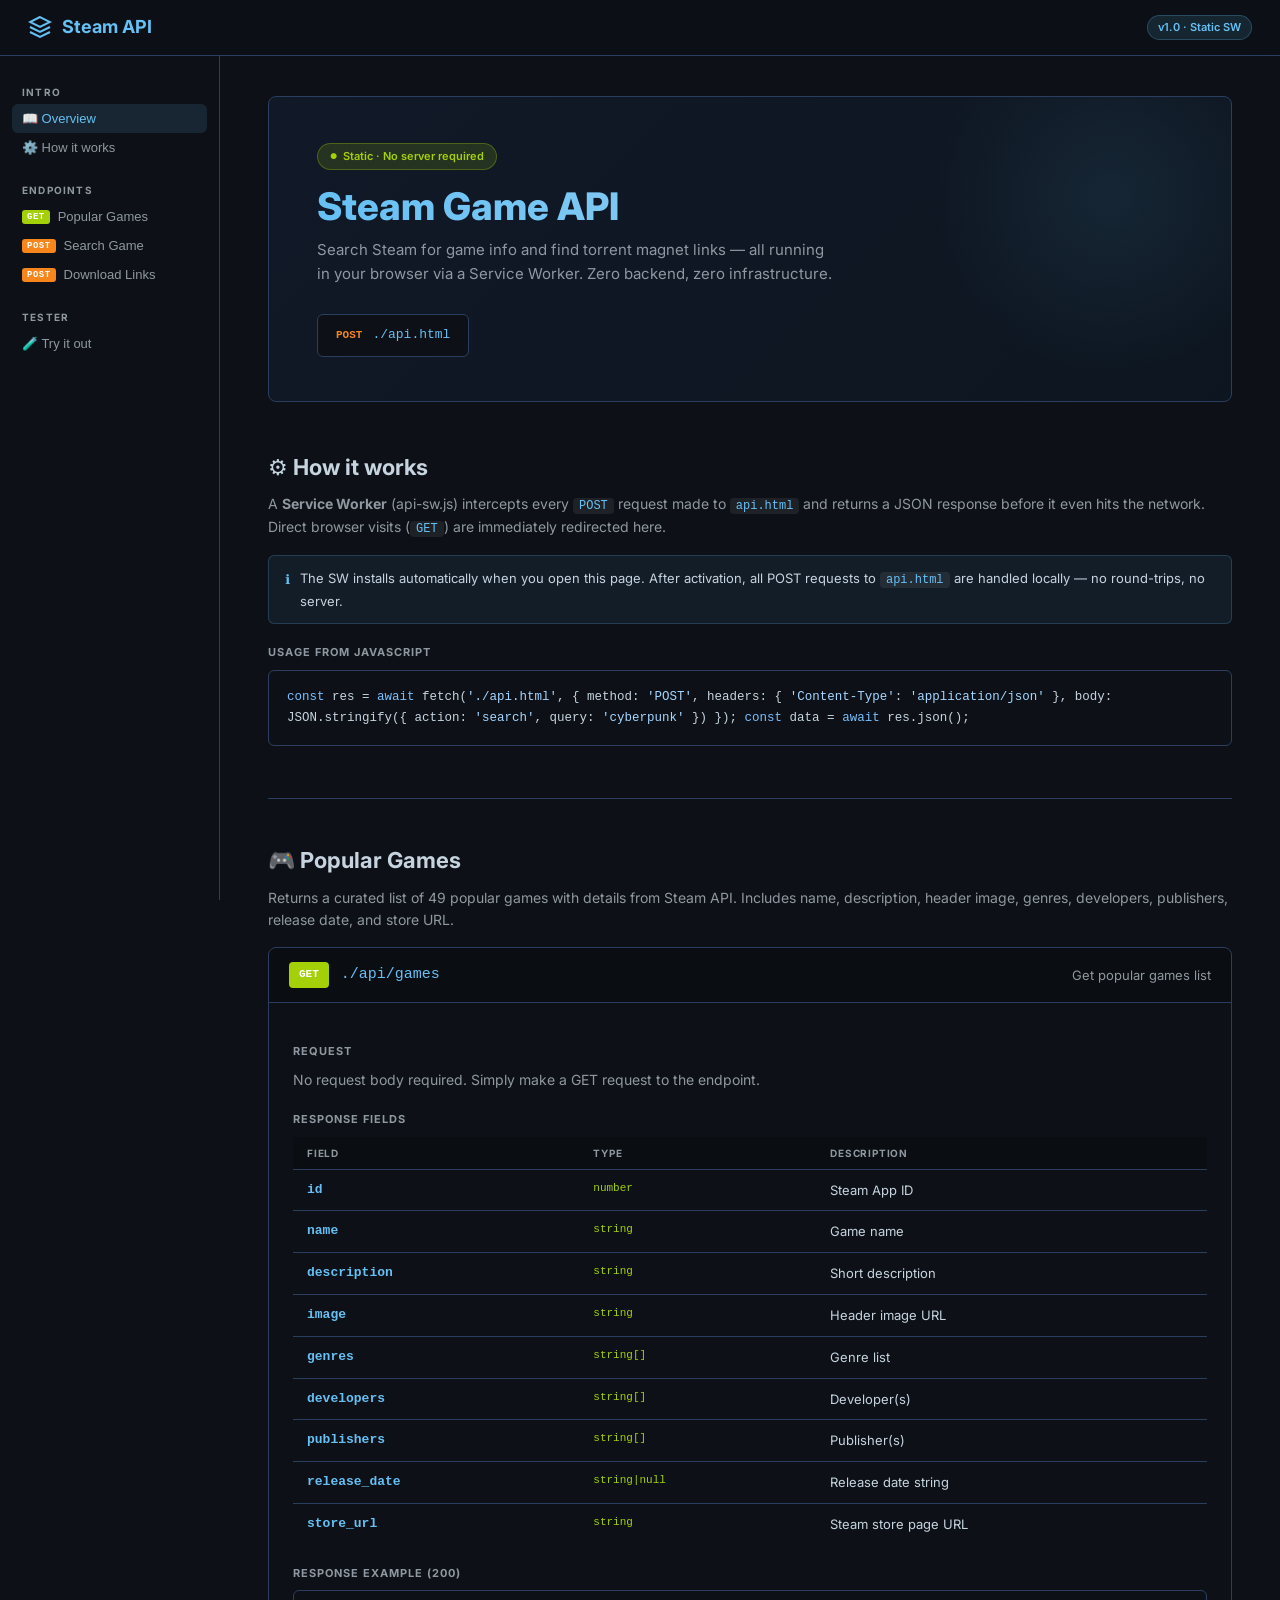
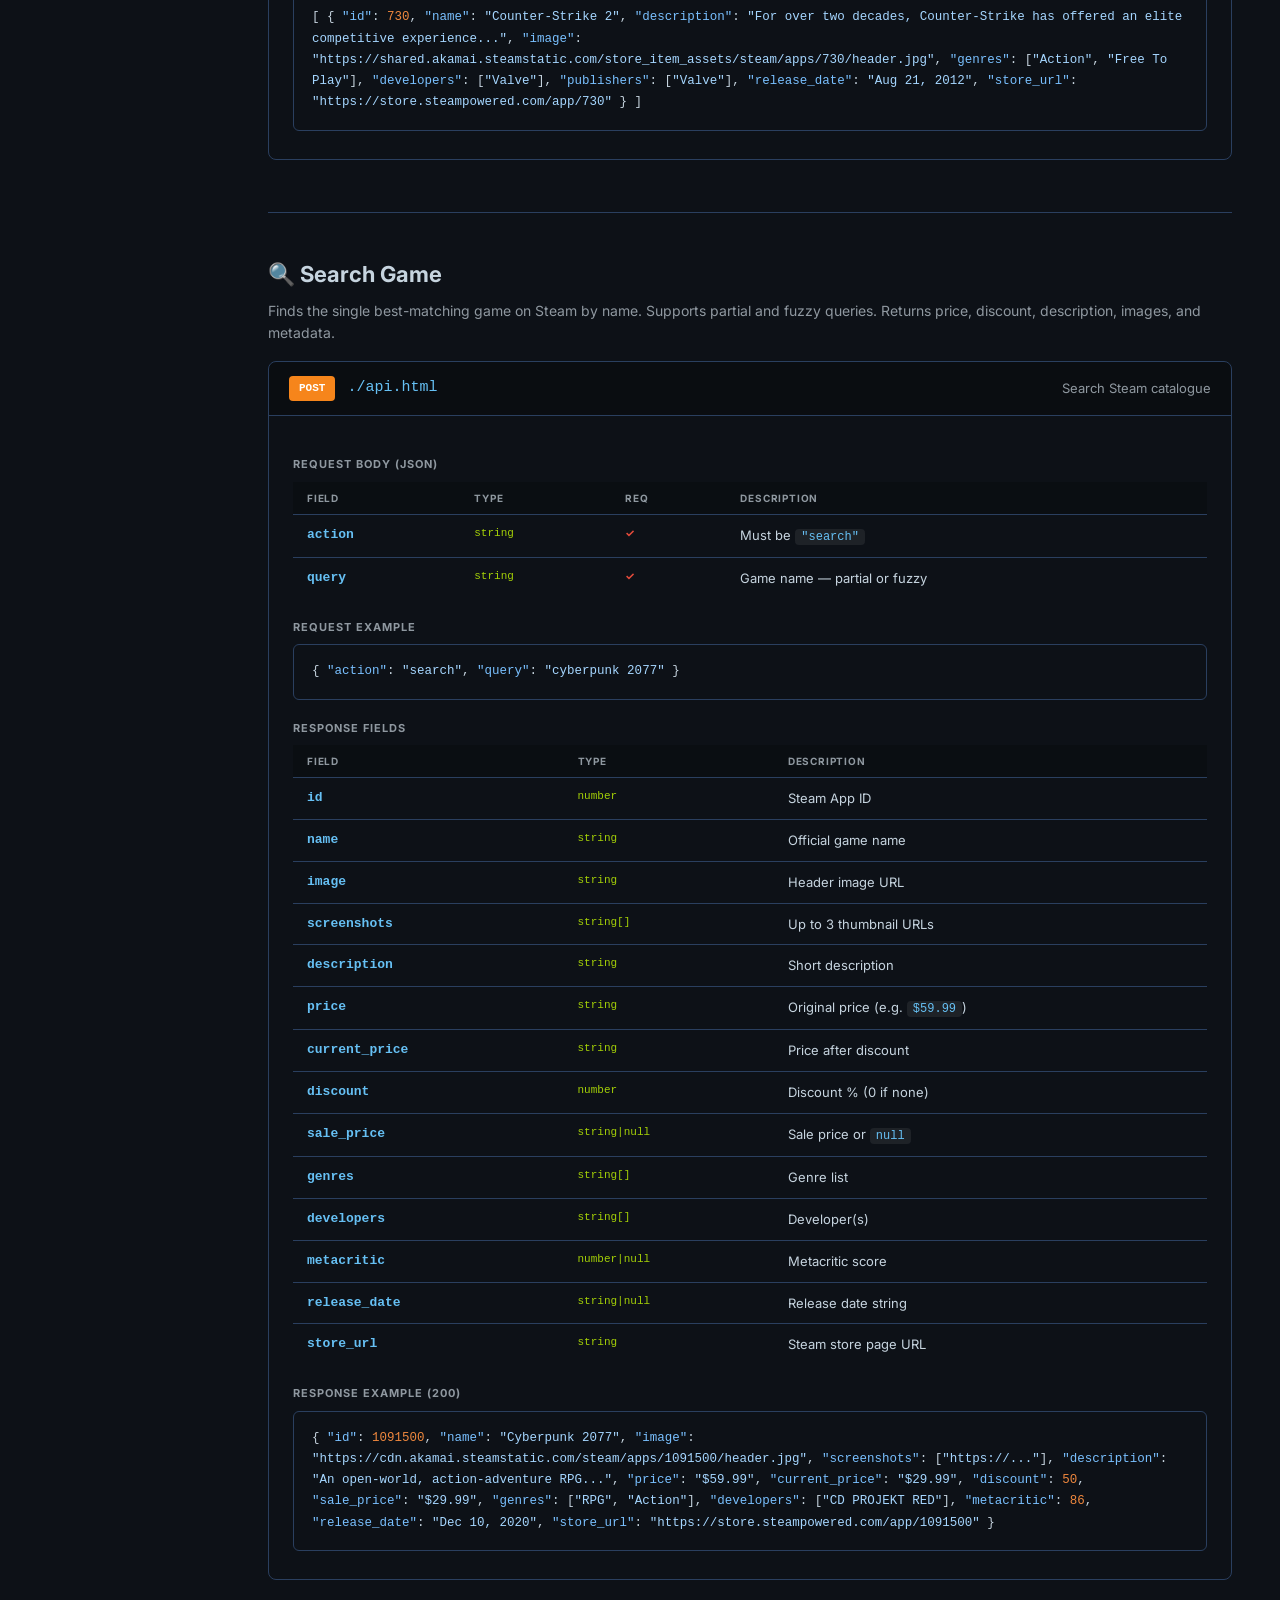
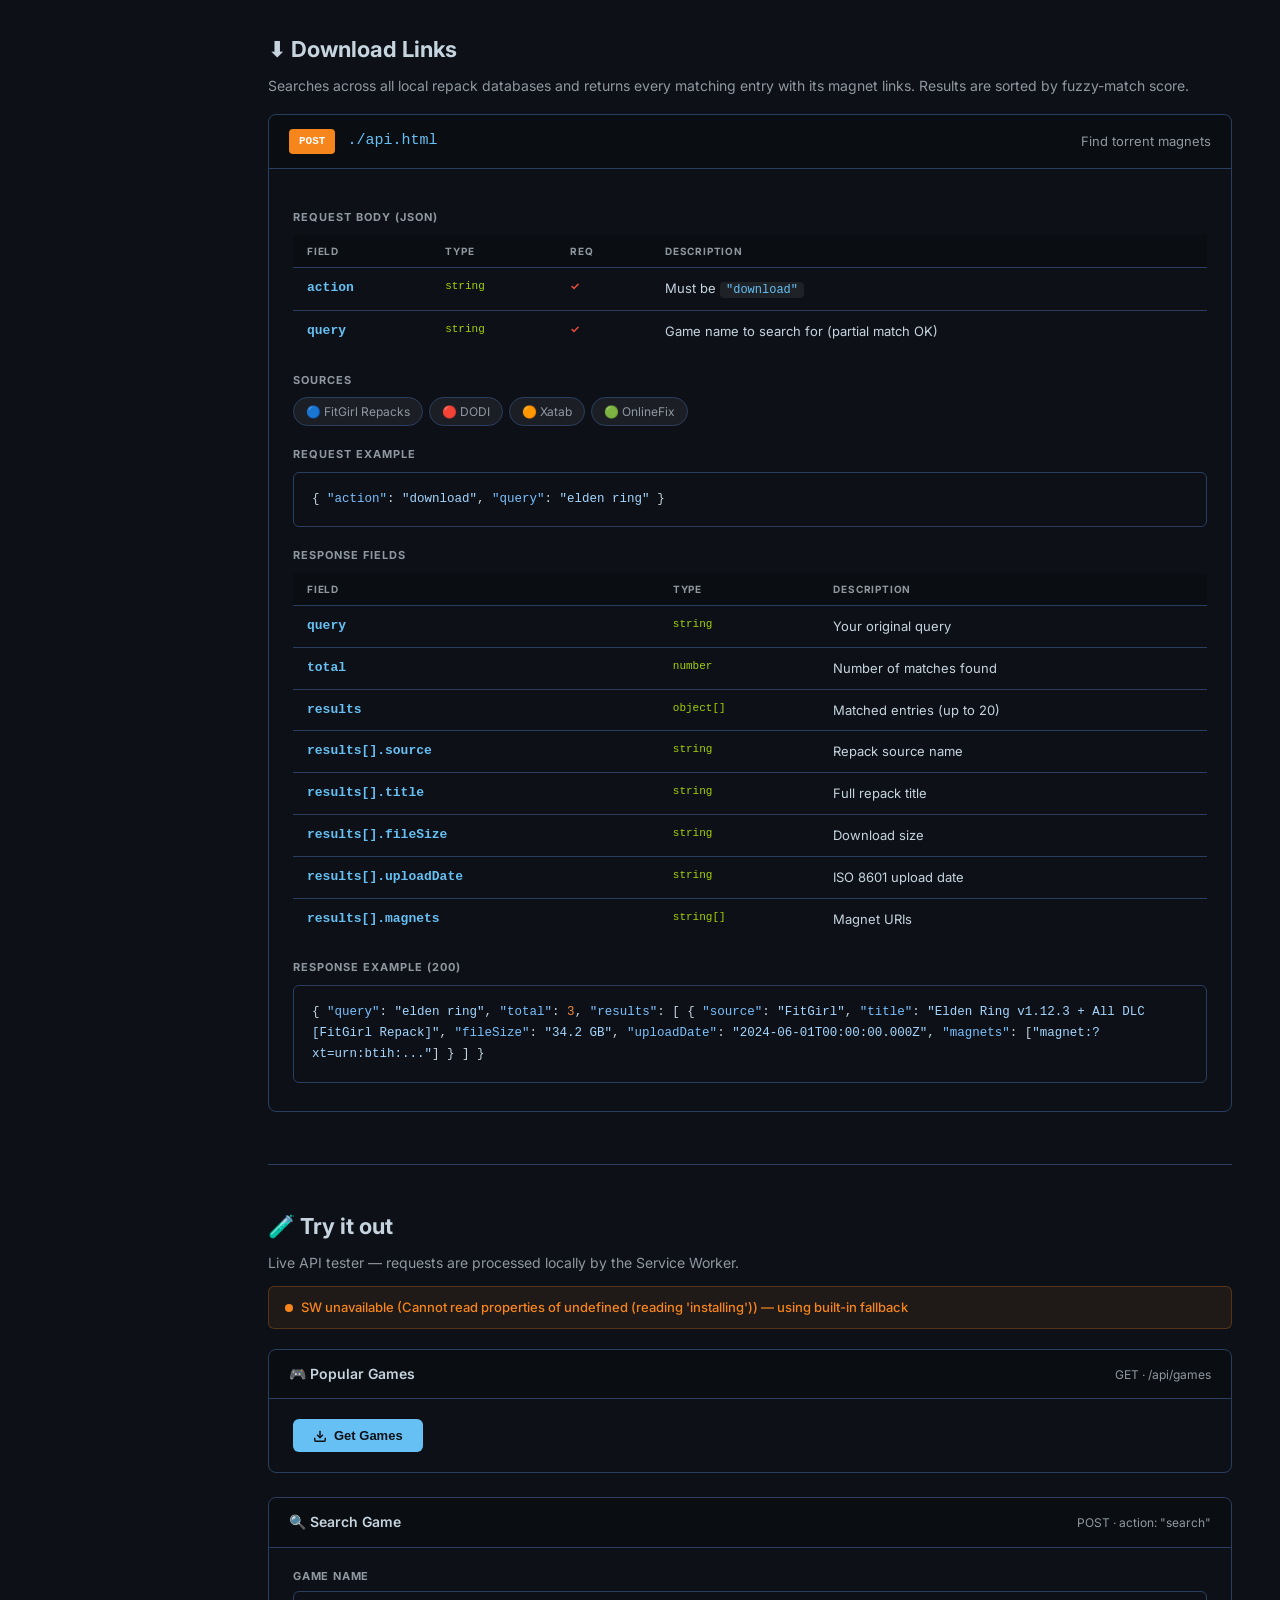
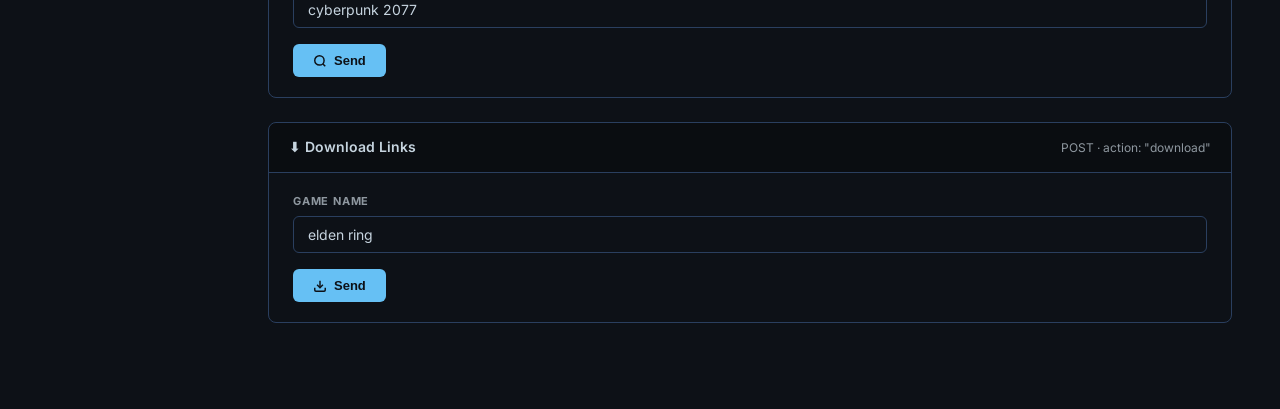
<file: backend/index.html>
<!DOCTYPE html>
<html lang="en">
<head>
  <meta charset="UTF-8">
  <meta name="viewport" content="width=device-width, initial-scale=1.0">
  <title>Steam API — Documentation</title>
  <link rel="preconnect" href="https://fonts.googleapis.com">
  <link href="https://fonts.googleapis.com/css2?family=Inter:wght@400;500;600;700;800&display=swap" rel="stylesheet">
  <style>
    :root {
      --bg:       #0d1117;
      --bg-nav:   #161b22;
      --bg-card:  #1a2332;
      --bg-code:  #0d1117;
      --border:   #2a3f5f;
      --accent:   #66c0f4;
      --accent2:  #4fa8db;
      --green:    #a4d007;
      --orange:   #f6851b;
      --red:      #e74c3c;
      --text:     #c6d4df;
      --muted:    #8f98a0;
      --r:        8px;
    }
    * { margin: 0; padding: 0; box-sizing: border-box; }
    html { scroll-behavior: smooth; }

    body {
      font-family: 'Inter', system-ui, sans-serif;
      background: var(--bg);
      color: var(--text);
      min-height: 100vh;
      line-height: 1.6;
    }

    /* ── Header ─────────────────────────────────────────────── */
    header {
      position: sticky; top: 0; z-index: 200;
      background: rgba(13,17,23,0.92);
      backdrop-filter: blur(10px);
      border-bottom: 1px solid var(--border);
      height: 56px;
      display: flex; align-items: center; justify-content: space-between;
      padding: 0 28px;
    }
    .logo {
      display: flex; align-items: center; gap: 10px;
      font-size: 18px; font-weight: 700; color: var(--accent);
      text-decoration: none;
    }
    .logo svg { width: 24px; height: 24px; }
    .header-right { display: flex; align-items: center; gap: 12px; }
    .version-tag {
      background: rgba(102,192,244,0.12);
      border: 1px solid rgba(102,192,244,0.25);
      color: var(--accent);
      padding: 3px 10px; border-radius: 20px; font-size: 11px; font-weight: 600;
    }

    /* ── Layout ─────────────────────────────────────────────── */
    .layout {
      display: flex;
      max-width: 1280px;
      margin: 0 auto;
    }

    /* ── Sidebar ─────────────────────────────────────────────── */
    .sidebar {
      width: 220px; flex-shrink: 0;
      padding: 28px 0;
      position: sticky; top: 56px;
      height: calc(100vh - 56px);
      overflow-y: auto;
      border-right: 1px solid var(--border);
    }
    .sb-group { padding: 0 12px; margin-bottom: 20px; }
    .sb-label {
      font-size: 10px; font-weight: 700; text-transform: uppercase;
      letter-spacing: 1.2px; color: var(--muted);
      padding: 0 10px; margin-bottom: 4px;
    }
    .sb-link {
      display: flex; align-items: center; gap: 8px;
      padding: 7px 10px; border-radius: 6px;
      color: var(--muted); font-size: 13px; font-weight: 500;
      cursor: pointer; text-decoration: none; transition: all .15s;
      border: none; background: none; width: 100%; text-align: left;
    }
    .sb-link:hover { background: rgba(102,192,244,0.08); color: var(--text); }
    .sb-link.active { background: rgba(102,192,244,0.12); color: var(--accent); }
    .method-pill {
      font-size: 9px; font-weight: 800; padding: 2px 5px;
      border-radius: 3px; background: var(--orange); color: #fff;
      font-family: monospace; letter-spacing: .5px;
    }

    /* ── Main ────────────────────────────────────────────────── */
    .main {
      flex: 1; min-width: 0;
      padding: 40px 48px;
    }

    /* ── Hero ────────────────────────────────────────────────── */
    .hero {
      background: linear-gradient(135deg, #111827 0%, #0d1620 100%);
      border: 1px solid var(--border);
      border-radius: var(--r);
      padding: 44px 48px;
      margin-bottom: 48px;
      position: relative; overflow: hidden;
    }
    .hero::after {
      content: '';
      position: absolute; top: -80px; right: -60px;
      width: 360px; height: 360px;
      background: radial-gradient(circle, rgba(102,192,244,.09) 0%, transparent 70%);
      pointer-events: none;
    }
    .hero-badge {
      display: inline-flex; align-items: center; gap: 6px;
      background: rgba(164,208,7,.15); border: 1px solid rgba(164,208,7,.3);
      color: var(--green); padding: 4px 12px; border-radius: 20px;
      font-size: 11px; font-weight: 600; margin-bottom: 16px;
    }
    .hero-badge::before { content: '●'; font-size: 8px; }
    .hero-title {
      font-size: 38px; font-weight: 800; line-height: 1.1;
      background: linear-gradient(90deg, var(--accent) 0%, #a8d8f0 100%);
      -webkit-background-clip: text; -webkit-text-fill-color: transparent;
      margin-bottom: 10px;
    }
    .hero-sub {
      color: var(--muted); font-size: 15px; max-width: 520px; margin-bottom: 28px;
    }
    .base-url-box {
      display: inline-flex; align-items: center; gap: 10px;
      background: var(--bg-code); border: 1px solid var(--border);
      border-radius: 6px; padding: 10px 18px; font-family: monospace; font-size: 13px;
    }
    .base-url-box .lbl { color: var(--orange); font-weight: 700; font-size: 11px; }
    .base-url-box .url { color: var(--accent); }

    /* ── Section ─────────────────────────────────────────────── */
    .section { margin-bottom: 52px; }
    h2 {
      font-size: 22px; font-weight: 700; margin-bottom: 8px;
      display: flex; align-items: center; gap: 10px; color: var(--text);
    }
    h3 {
      font-size: 11px; font-weight: 700; text-transform: uppercase;
      letter-spacing: 1px; color: var(--muted); margin-bottom: 8px; margin-top: 20px;
    }
    p { color: var(--muted); margin-bottom: 12px; font-size: 14px; }
    hr { border: none; border-top: 1px solid var(--border); margin: 44px 0; }

    /* ── Info box ────────────────────────────────────────────── */
    .info-box {
      display: flex; align-items: flex-start; gap: 10px;
      background: rgba(102,192,244,.07); border: 1px solid rgba(102,192,244,.2);
      border-radius: 6px; padding: 12px 16px; font-size: 13px; color: var(--text);
      margin: 16px 0;
    }
    .info-box .icon { color: var(--accent); flex-shrink: 0; margin-top: 1px; }

    /* ── Endpoint card ───────────────────────────────────────── */
    .endpoint {
      border: 1px solid var(--border); border-radius: var(--r);
      overflow: hidden; margin-top: 16px;
    }
    .ep-head {
      display: flex; align-items: center; gap: 12px;
      padding: 14px 20px; background: rgba(0,0,0,.25);
      border-bottom: 1px solid var(--border);
    }
    .ep-method {
      font-size: 11px; font-weight: 800; padding: 4px 10px; border-radius: 4px;
      background: var(--orange); color: #fff; font-family: monospace;
    }
    .ep-path { font-family: monospace; font-size: 15px; color: var(--accent); }
    .ep-tagline { color: var(--muted); font-size: 13px; margin-left: auto; }
    .ep-body { padding: 20px 24px; }

    /* ── Table ───────────────────────────────────────────────── */
    table { width: 100%; border-collapse: collapse; font-size: 13px; }
    th {
      text-align: left; padding: 8px 14px;
      background: rgba(0,0,0,.2); color: var(--muted);
      font-size: 10px; font-weight: 700; text-transform: uppercase; letter-spacing: .8px;
    }
    td { padding: 10px 14px; border-top: 1px solid var(--border); vertical-align: top; }
    .td-name { font-family: monospace; color: var(--accent); font-weight: 600; }
    .td-type { font-family: monospace; color: var(--green); font-size: 11px; }
    .td-req  { color: var(--red); font-size: 11px; font-weight: 700; }
    code {
      background: rgba(255,255,255,.07); padding: 1px 6px; border-radius: 4px;
      font-family: monospace; font-size: 12px; color: var(--accent);
    }

    /* ── Code block ──────────────────────────────────────────── */
    .cb {
      background: var(--bg-code); border: 1px solid var(--border);
      border-radius: 6px; padding: 16px 18px; font-family: monospace;
      font-size: 12.5px; line-height: 1.7; overflow-x: auto;
      margin: 8px 0;
    }
    .jk { color: #79c0ff; }
    .js { color: #a5d6ff; }
    .jn { color: #f0883e; }
    .jb { color: #ff7b72; }
    .jnu { color: #8b949e; }

    /* ── Tags ────────────────────────────────────────────────── */
    .tags { display: flex; flex-wrap: wrap; gap: 6px; margin: 8px 0; }
    .tag {
      background: rgba(255,255,255,.06); border: 1px solid var(--border);
      padding: 4px 12px; border-radius: 20px; font-size: 12px; color: var(--muted);
    }

    /* ── Tester ──────────────────────────────────────────────── */
    .tester {
      border: 1px solid var(--border); border-radius: var(--r);
      overflow: hidden; margin-bottom: 24px;
    }
    .tester-head {
      display: flex; align-items: center; justify-content: space-between;
      padding: 13px 20px; background: rgba(0,0,0,.25);
      border-bottom: 1px solid var(--border);
    }
    .tester-title { font-size: 14px; font-weight: 600; }
    .tester-meta  { font-size: 12px; color: var(--muted); }
    .tester-body  { padding: 20px 24px; }

    .form-group { margin-bottom: 16px; }
    .form-label {
      display: block; font-size: 11px; font-weight: 700; text-transform: uppercase;
      letter-spacing: .8px; color: var(--muted); margin-bottom: 6px;
    }
    .form-input {
      width: 100%; background: var(--bg-code); border: 1px solid var(--border);
      border-radius: 6px; padding: 9px 14px; color: var(--text);
      font-size: 14px; font-family: inherit; transition: border-color .15s;
    }
    .form-input:focus { outline: none; border-color: var(--accent); }
    .form-input::placeholder { color: var(--muted); }

    .btn {
      display: inline-flex; align-items: center; gap: 7px;
      padding: 9px 20px; border-radius: 6px; border: none;
      font-size: 13px; font-weight: 600; cursor: pointer; transition: all .15s;
    }
    .btn-primary { background: var(--accent); color: #0d1117; }
    .btn-primary:hover { background: var(--accent2); }
    .btn-primary:disabled { background: var(--border); color: var(--muted); cursor: not-allowed; }

    /* ── SW status ───────────────────────────────────────────── */
    .sw-bar {
      display: flex; align-items: center; gap: 8px;
      padding: 10px 16px; border-radius: 6px; font-size: 13px; font-weight: 500;
      margin-bottom: 20px;
    }
    .sw-bar.loading { background: rgba(102,192,244,.08); border: 1px solid rgba(102,192,244,.2); color: var(--accent); }
    .sw-bar.ready   { background: rgba(164,208,7,.08);  border: 1px solid rgba(164,208,7,.25);  color: var(--green); }
    .sw-bar.error   { background: rgba(231,76,60,.08);  border: 1px solid rgba(231,76,60,.25);  color: var(--red);   }
    .sw-bar.warn    { background: rgba(246,133,27,.08); border: 1px solid rgba(246,133,27,.25); color: var(--orange); }
    .dot { width: 8px; height: 8px; border-radius: 50%; flex-shrink: 0; }
    .dot-green  { background: var(--green); }
    .dot-blue   { background: var(--accent); animation: pulse 1.4s infinite; }
    .dot-red    { background: var(--red); }
    .dot-orange { background: var(--orange); }
    @keyframes pulse { 0%,100%{opacity:1} 50%{opacity:.25} }

    /* ── Response ────────────────────────────────────────────── */
    .resp-section { margin-top: 16px; }
    .resp-meta {
      display: flex; align-items: center; justify-content: space-between;
      margin-bottom: 8px;
    }
    .status-pill {
      padding: 3px 10px; border-radius: 20px; font-size: 11px;
      font-weight: 700; font-family: monospace;
    }
    .s200 { background: rgba(164,208,7,.18); color: var(--green); }
    .s404 { background: rgba(231,76,60,.18); color: var(--red); }
    .s400 { background: rgba(246,133,27,.18); color: var(--orange); }
    .s500 { background: rgba(231,76,60,.18); color: var(--red); }
    .resp-ms { font-size: 12px; color: var(--muted); }
    .json-out {
      background: var(--bg-code); border: 1px solid var(--border);
      border-radius: 6px; padding: 16px 18px;
      font-family: monospace; font-size: 12.5px; line-height: 1.7;
      overflow: auto; max-height: 520px; white-space: pre;
    }

    /* ── Spinner ─────────────────────────────────────────────── */
    .spin {
      width: 14px; height: 14px; border: 2px solid var(--border);
      border-top-color: var(--accent); border-radius: 50%;
      animation: rot .7s linear infinite; display: inline-block;
    }
    @keyframes rot { to { transform: rotate(360deg); } }

    /* ── Responsive ──────────────────────────────────────────── */
    @media (max-width: 800px) {
      .sidebar { display: none; }
      .main { padding: 24px 20px; }
      .hero { padding: 28px 24px; }
      .hero-title { font-size: 26px; }
    }
  </style>
</head>
<body>

<!-- ─ Header ─────────────────────────────────────────── -->
<header>
  <a class="logo" href="#overview">
    <svg viewBox="0 0 24 24" fill="none" stroke="currentColor" stroke-width="2">
      <path d="M12 2L2 7l10 5 10-5-10-5z"/>
      <path d="M2 17l10 5 10-5"/>
      <path d="M2 12l10 5 10-5"/>
    </svg>
    Steam API
  </a>
  <div class="header-right">
    <span class="version-tag">v1.0 · Static SW</span>
  </div>
</header>

<div class="layout">

  <!-- ─ Sidebar ──────────────────────────────────────── -->
  <nav class="sidebar">
    <div class="sb-group">
      <div class="sb-label">Intro</div>
      <button class="sb-link active" onclick="goto('overview')">📖 Overview</button>
      <button class="sb-link" onclick="goto('how')">⚙️ How it works</button>
    </div>
    <div class="sb-group">
      <div class="sb-label">Endpoints</div>
      <button class="sb-link" onclick="goto('games-doc')">
        <span class="method-pill" style="background:var(--green)">GET</span> Popular Games
      </button>
      <button class="sb-link" onclick="goto('search-doc')">
        <span class="method-pill">POST</span> Search Game
      </button>
      <button class="sb-link" onclick="goto('download-doc')">
        <span class="method-pill">POST</span> Download Links
      </button>
    </div>
    <div class="sb-group">
      <div class="sb-label">Tester</div>
      <button class="sb-link" onclick="goto('tester')">🧪 Try it out</button>
    </div>
  </nav>

  <!-- ─ Main ─────────────────────────────────────────── -->
  <main class="main">

    <!-- Hero -->
    <div class="hero" id="overview">
      <div class="hero-badge">Static · No server required</div>
      <div class="hero-title">Steam Game API</div>
      <p class="hero-sub">
        Search Steam for game info and find torrent magnet links — all running in your browser
        via a Service Worker. Zero backend, zero infrastructure.
      </p>
      <div class="base-url-box">
        <span class="lbl">POST</span>
        <span class="url">./api.html</span>
      </div>
    </div>

    <!-- How it works -->
    <div class="section" id="how">
      <h2>⚙️ How it works</h2>
      <p>
        A <strong>Service Worker</strong> (api-sw.js) intercepts every
        <code>POST</code> request made to <code>api.html</code> and returns a JSON response
        before it even hits the network. Direct browser visits (<code>GET</code>) are
        immediately redirected here.
      </p>
      <div class="info-box">
        <span class="icon">ℹ</span>
        <span>The SW installs automatically when you open this page. After activation, all POST
        requests to <code>api.html</code> are handled locally — no round-trips, no server.</span>
      </div>
      <h3>Usage from JavaScript</h3>
      <div class="cb"><span class="jk">const</span> res = <span class="jk">await</span> fetch(<span class="js">'./api.html'</span>, {
  method:  <span class="js">'POST'</span>,
  headers: { <span class="js">'Content-Type'</span>: <span class="js">'application/json'</span> },
  body:    JSON.stringify({ action: <span class="js">'search'</span>, query: <span class="js">'cyberpunk'</span> })
});
<span class="jk">const</span> data = <span class="jk">await</span> res.json();</div>
    </div>

    <hr>

    <!-- ── Endpoint 0: Popular Games ───────────────────── -->
    <div class="section" id="games-doc">
      <h2>🎮 Popular Games</h2>
      <p>
        Returns a curated list of 49 popular games with details from Steam API.
        Includes name, description, header image, genres, developers, publishers, release date, and store URL.
      </p>

      <div class="endpoint">
        <div class="ep-head">
          <span class="ep-method" style="background:var(--green)">GET</span>
          <span class="ep-path">./api/games</span>
          <span class="ep-tagline">Get popular games list</span>
        </div>
        <div class="ep-body">

          <h3>Request</h3>
          <p>No request body required. Simply make a GET request to the endpoint.</p>

          <h3>Response fields</h3>
          <table>
            <thead><tr><th>Field</th><th>Type</th><th>Description</th></tr></thead>
            <tbody>
              <tr><td class="td-name">id</td><td class="td-type">number</td><td>Steam App ID</td></tr>
              <tr><td class="td-name">name</td><td class="td-type">string</td><td>Game name</td></tr>
              <tr><td class="td-name">description</td><td class="td-type">string</td><td>Short description</td></tr>
              <tr><td class="td-name">image</td><td class="td-type">string</td><td>Header image URL</td></tr>
              <tr><td class="td-name">genres</td><td class="td-type">string[]</td><td>Genre list</td></tr>
              <tr><td class="td-name">developers</td><td class="td-type">string[]</td><td>Developer(s)</td></tr>
              <tr><td class="td-name">publishers</td><td class="td-type">string[]</td><td>Publisher(s)</td></tr>
              <tr><td class="td-name">release_date</td><td class="td-type">string|null</td><td>Release date string</td></tr>
              <tr><td class="td-name">store_url</td><td class="td-type">string</td><td>Steam store page URL</td></tr>
            </tbody>
          </table>

          <h3>Response example (200)</h3>
          <div class="cb">[
  {
    <span class="jk">"id"</span>: <span class="jn">730</span>,
    <span class="jk">"name"</span>: <span class="js">"Counter-Strike 2"</span>,
    <span class="jk">"description"</span>: <span class="js">"For over two decades, Counter-Strike has offered an elite competitive experience..."</span>,
    <span class="jk">"image"</span>: <span class="js">"https://shared.akamai.steamstatic.com/store_item_assets/steam/apps/730/header.jpg"</span>,
    <span class="jk">"genres"</span>: [<span class="js">"Action"</span>, <span class="js">"Free To Play"</span>],
    <span class="jk">"developers"</span>: [<span class="js">"Valve"</span>],
    <span class="jk">"publishers"</span>: [<span class="js">"Valve"</span>],
    <span class="jk">"release_date"</span>: <span class="js">"Aug 21, 2012"</span>,
    <span class="jk">"store_url"</span>: <span class="js">"https://store.steampowered.com/app/730"</span>
  }
]</div>
        </div>
      </div>
    </div>

    <hr>

    <!-- ── Endpoint 1: Search ─────────────────────────── -->
    <div class="section" id="search-doc">
      <h2>🔍 Search Game</h2>
      <p>
        Finds the single best-matching game on Steam by name. Supports partial and fuzzy queries.
        Returns price, discount, description, images, and metadata.
      </p>

      <div class="endpoint">
        <div class="ep-head">
          <span class="ep-method">POST</span>
          <span class="ep-path">./api.html</span>
          <span class="ep-tagline">Search Steam catalogue</span>
        </div>
        <div class="ep-body">

          <h3>Request body (JSON)</h3>
          <table>
            <thead><tr><th>Field</th><th>Type</th><th>Req</th><th>Description</th></tr></thead>
            <tbody>
              <tr>
                <td class="td-name">action</td>
                <td class="td-type">string</td>
                <td class="td-req">✓</td>
                <td>Must be <code>"search"</code></td>
              </tr>
              <tr>
                <td class="td-name">query</td>
                <td class="td-type">string</td>
                <td class="td-req">✓</td>
                <td>Game name — partial or fuzzy</td>
              </tr>
            </tbody>
          </table>

          <h3>Request example</h3>
          <div class="cb">{ <span class="jk">"action"</span>: <span class="js">"search"</span>, <span class="jk">"query"</span>: <span class="js">"cyberpunk 2077"</span> }</div>

          <h3>Response fields</h3>
          <table>
            <thead><tr><th>Field</th><th>Type</th><th>Description</th></tr></thead>
            <tbody>
              <tr><td class="td-name">id</td><td class="td-type">number</td><td>Steam App ID</td></tr>
              <tr><td class="td-name">name</td><td class="td-type">string</td><td>Official game name</td></tr>
              <tr><td class="td-name">image</td><td class="td-type">string</td><td>Header image URL</td></tr>
              <tr><td class="td-name">screenshots</td><td class="td-type">string[]</td><td>Up to 3 thumbnail URLs</td></tr>
              <tr><td class="td-name">description</td><td class="td-type">string</td><td>Short description</td></tr>
              <tr><td class="td-name">price</td><td class="td-type">string</td><td>Original price (e.g. <code>$59.99</code>)</td></tr>
              <tr><td class="td-name">current_price</td><td class="td-type">string</td><td>Price after discount</td></tr>
              <tr><td class="td-name">discount</td><td class="td-type">number</td><td>Discount % (0 if none)</td></tr>
              <tr><td class="td-name">sale_price</td><td class="td-type">string|null</td><td>Sale price or <code>null</code></td></tr>
              <tr><td class="td-name">genres</td><td class="td-type">string[]</td><td>Genre list</td></tr>
              <tr><td class="td-name">developers</td><td class="td-type">string[]</td><td>Developer(s)</td></tr>
              <tr><td class="td-name">metacritic</td><td class="td-type">number|null</td><td>Metacritic score</td></tr>
              <tr><td class="td-name">release_date</td><td class="td-type">string|null</td><td>Release date string</td></tr>
              <tr><td class="td-name">store_url</td><td class="td-type">string</td><td>Steam store page URL</td></tr>
            </tbody>
          </table>

          <h3>Response example (200)</h3>
          <div class="cb">{
  <span class="jk">"id"</span>:            <span class="jn">1091500</span>,
  <span class="jk">"name"</span>:          <span class="js">"Cyberpunk 2077"</span>,
  <span class="jk">"image"</span>:         <span class="js">"https://cdn.akamai.steamstatic.com/steam/apps/1091500/header.jpg"</span>,
  <span class="jk">"screenshots"</span>:   [<span class="js">"https://..."</span>],
  <span class="jk">"description"</span>:   <span class="js">"An open-world, action-adventure RPG..."</span>,
  <span class="jk">"price"</span>:         <span class="js">"$59.99"</span>,
  <span class="jk">"current_price"</span>: <span class="js">"$29.99"</span>,
  <span class="jk">"discount"</span>:      <span class="jn">50</span>,
  <span class="jk">"sale_price"</span>:    <span class="js">"$29.99"</span>,
  <span class="jk">"genres"</span>:        [<span class="js">"RPG"</span>, <span class="js">"Action"</span>],
  <span class="jk">"developers"</span>:    [<span class="js">"CD PROJEKT RED"</span>],
  <span class="jk">"metacritic"</span>:    <span class="jn">86</span>,
  <span class="jk">"release_date"</span>:  <span class="js">"Dec 10, 2020"</span>,
  <span class="jk">"store_url"</span>:     <span class="js">"https://store.steampowered.com/app/1091500"</span>
}</div>
        </div>
      </div>
    </div>

    <!-- ── Endpoint 2: Download ───────────────────────── -->
    <div class="section" id="download-doc">
      <h2>⬇️ Download Links</h2>
      <p>
        Searches across all local repack databases and returns every matching
        entry with its magnet links. Results are sorted by fuzzy-match score.
      </p>

      <div class="endpoint">
        <div class="ep-head">
          <span class="ep-method">POST</span>
          <span class="ep-path">./api.html</span>
          <span class="ep-tagline">Find torrent magnets</span>
        </div>
        <div class="ep-body">

          <h3>Request body (JSON)</h3>
          <table>
            <thead><tr><th>Field</th><th>Type</th><th>Req</th><th>Description</th></tr></thead>
            <tbody>
              <tr>
                <td class="td-name">action</td>
                <td class="td-type">string</td>
                <td class="td-req">✓</td>
                <td>Must be <code>"download"</code></td>
              </tr>
              <tr>
                <td class="td-name">query</td>
                <td class="td-type">string</td>
                <td class="td-req">✓</td>
                <td>Game name to search for (partial match OK)</td>
              </tr>
            </tbody>
          </table>

          <h3>Sources</h3>
          <div class="tags">
            <span class="tag">🔵 FitGirl Repacks</span>
            <span class="tag">🔴 DODI</span>
            <span class="tag">🟠 Xatab</span>
            <span class="tag">🟢 OnlineFix</span>
          </div>

          <h3>Request example</h3>
          <div class="cb">{ <span class="jk">"action"</span>: <span class="js">"download"</span>, <span class="jk">"query"</span>: <span class="js">"elden ring"</span> }</div>

          <h3>Response fields</h3>
          <table>
            <thead><tr><th>Field</th><th>Type</th><th>Description</th></tr></thead>
            <tbody>
              <tr><td class="td-name">query</td><td class="td-type">string</td><td>Your original query</td></tr>
              <tr><td class="td-name">total</td><td class="td-type">number</td><td>Number of matches found</td></tr>
              <tr><td class="td-name">results</td><td class="td-type">object[]</td><td>Matched entries (up to 20)</td></tr>
              <tr><td class="td-name">results[].source</td><td class="td-type">string</td><td>Repack source name</td></tr>
              <tr><td class="td-name">results[].title</td><td class="td-type">string</td><td>Full repack title</td></tr>
              <tr><td class="td-name">results[].fileSize</td><td class="td-type">string</td><td>Download size</td></tr>
              <tr><td class="td-name">results[].uploadDate</td><td class="td-type">string</td><td>ISO 8601 upload date</td></tr>
              <tr><td class="td-name">results[].magnets</td><td class="td-type">string[]</td><td>Magnet URIs</td></tr>
            </tbody>
          </table>

          <h3>Response example (200)</h3>
          <div class="cb">{
  <span class="jk">"query"</span>:   <span class="js">"elden ring"</span>,
  <span class="jk">"total"</span>:   <span class="jn">3</span>,
  <span class="jk">"results"</span>: [
    {
      <span class="jk">"source"</span>:     <span class="js">"FitGirl"</span>,
      <span class="jk">"title"</span>:      <span class="js">"Elden Ring v1.12.3 + All DLC [FitGirl Repack]"</span>,
      <span class="jk">"fileSize"</span>:   <span class="js">"34.2 GB"</span>,
      <span class="jk">"uploadDate"</span>: <span class="js">"2024-06-01T00:00:00.000Z"</span>,
      <span class="jk">"magnets"</span>:    [<span class="js">"magnet:?xt=urn:btih:..."</span>]
    }
  ]
}</div>
        </div>
      </div>
    </div>

    <hr>

    <!-- ── Tester ─────────────────────────────────────── -->
    <div class="section" id="tester">
      <h2>🧪 Try it out</h2>
      <p>Live API tester — requests are processed locally by the Service Worker.</p>

      <!-- SW status -->
      <div id="sw-status" class="sw-bar loading">
        <span class="dot dot-blue"></span>
        <span id="sw-msg">Initializing Service Worker…</span>
      </div>

      <!-- Games tester -->
      <div class="tester">
        <div class="tester-head">
          <span class="tester-title">🎮 Popular Games</span>
          <span class="tester-meta">GET · /api/games</span>
        </div>
        <div class="tester-body">
          <button class="btn btn-primary" id="gb" onclick="runGames()">
            <svg width="14" height="14" viewBox="0 0 24 24" fill="none" stroke="currentColor" stroke-width="2.5">
              <path d="M21 15v4a2 2 0 0 1-2 2H5a2 2 0 0 1-2-2v-4"/>
              <polyline points="7 10 12 15 17 10"/><line x1="12" y1="15" x2="12" y2="3"/>
            </svg>
            Get Games
          </button>
          <div id="gr" class="resp-section" style="display:none"></div>
        </div>
      </div>

      <!-- Search tester -->
      <div class="tester">
        <div class="tester-head">
          <span class="tester-title">🔍 Search Game</span>
          <span class="tester-meta">POST · action: "search"</span>
        </div>
        <div class="tester-body">
          <div class="form-group">
            <label class="form-label" for="sq">Game name</label>
            <input id="sq" class="form-input" type="text" placeholder="e.g. cyberpunk, elden ring, witcher…" value="cyberpunk 2077">
          </div>
          <button class="btn btn-primary" id="sb" onclick="runSearch()">
            <svg width="14" height="14" viewBox="0 0 24 24" fill="none" stroke="currentColor" stroke-width="2.5">
              <circle cx="11" cy="11" r="8"/><line x1="21" y1="21" x2="16.65" y2="16.65"/>
            </svg>
            Send
          </button>
          <div id="sr" class="resp-section" style="display:none"></div>
        </div>
      </div>

      <!-- Download tester -->
      <div class="tester">
        <div class="tester-head">
          <span class="tester-title">⬇️ Download Links</span>
          <span class="tester-meta">POST · action: "download"</span>
        </div>
        <div class="tester-body">
          <div class="form-group">
            <label class="form-label" for="dq">Game name</label>
            <input id="dq" class="form-input" type="text" placeholder="e.g. elden ring, gta, witcher 3…" value="elden ring">
          </div>
          <button class="btn btn-primary" id="db" onclick="runDownload()">
            <svg width="14" height="14" viewBox="0 0 24 24" fill="none" stroke="currentColor" stroke-width="2.5">
              <path d="M21 15v4a2 2 0 0 1-2 2H5a2 2 0 0 1-2-2v-4"/>
              <polyline points="7 10 12 15 17 10"/><line x1="12" y1="15" x2="12" y2="3"/>
            </svg>
            Send
          </button>
          <div id="dr" class="resp-section" style="display:none"></div>
        </div>
      </div>
    </div>

  </main>
</div>

<script>
  // ── Embedded API logic (fallback when SW unavailable) ──────
  const _SOURCES = [
    { name: 'FitGirl',   path: './games/fitgirl.json'   },
    { name: 'DODI',      path: './games/dodi.json'       },
    { name: 'Xatab',     path: './games/xatab.json'      },
    { name: 'OnlineFix', path: './games/onlinefix.json'  },
  ];
  let _gameCache = null;

  async function _proxyJSON(url) {
    const proxies = [
      async () => { const r = await fetch(`https://api.allorigins.win/get?url=${encodeURIComponent(url)}`); const { contents } = await r.json(); return JSON.parse(contents); },
      async () => { const r = await fetch(`https://corsproxy.io/?${encodeURIComponent(url)}`); return r.json(); },
    ];
    for (const p of proxies) { try { return await p(); } catch {} }
    throw new Error('CORS proxies unavailable. Check your internet connection.');
  }

  function _norm(s) {
    return s.toLowerCase().replace(/[:\-–—]/g,' ').replace(/[^a-z0-9 ]/g,'').replace(/\s+/g,' ').trim();
  }
  function _sim(a, b) {
    const na = _norm(a), nb = _norm(b);
    if (na === nb) return 1;
    if (nb.includes(na)) return 0.9;
    if (na.includes(nb)) return 0.85;
    const aw = na.split(' ').filter(Boolean), bw = nb.split(' ').filter(Boolean), bSet = new Set(bw);
    let hits = 0;
    for (const w of aw) { if (bSet.has(w)) hits++; else if (bw.some(t => t.includes(w)||w.includes(t))) hits += 0.5; }
    return hits / Math.max(aw.length, bw.length, 1);
  }
  function _best(q, items, fn) {
    let best = items[0], top = -1;
    for (const x of items) { const s = _sim(q, fn(x)); if (s > top) { top = s; best = x; } }
    return best;
  }

  async function _apiSearch(query) {
    const sd = await _proxyJSON(`https://store.steampowered.com/api/storesearch/?term=${encodeURIComponent(query)}&l=english&cc=US`);
    if (!sd?.items?.length) { const e = new Error(`No game found for: "${query}"`); e.status = 404; throw e; }
    const best = _best(query, sd.items, i => i.name);
    const dd = await _proxyJSON(`https://store.steampowered.com/api/appdetails?appids=${best.id}&cc=US&l=english`);
    const app = dd?.[best.id]?.data;
    if (!app) { const e = new Error('Game details unavailable'); e.status = 404; throw e; }
    const p = app.price_overview;
    return {
      id: app.steam_appid, name: app.name, image: app.header_image,
      screenshots: (app.screenshots||[]).slice(0,3).map(s=>s.path_thumbnail),
      description: app.short_description,
      price: p ? p.initial_formatted : 'Free to Play',
      current_price: p ? p.final_formatted : 'Free to Play',
      discount: p ? p.discount_percent : 0,
      sale_price: (p&&p.discount_percent>0) ? p.final_formatted : null,
      genres: (app.genres||[]).map(g=>g.description),
      developers: app.developers||[], publishers: app.publishers||[],
      metacritic: app.metacritic?.score??null, platforms: app.platforms||{},
      release_date: app.release_date?.date??null,
      store_url: `https://store.steampowered.com/app/${app.steam_appid}`,
    };
  }

  async function _apiDownload(query) {
    if (!_gameCache) {
      _gameCache = await Promise.all(_SOURCES.map(async ({ name, path }) => {
        try { const r = await fetch(path); const d = await r.json(); return { name, downloads: d.downloads||[] }; }
        catch (e) {
          if (location.protocol === 'file:') throw new Error('Download search requires an HTTP server. Run: python -m http.server 8080');
          return { name, downloads: [] };
        }
      }));
    }
    const results = [];
    for (const { name, downloads } of _gameCache) {
      for (const g of downloads) {
        const score = _sim(query, g.title);
        if (score >= 0.25) results.push({ score, source: name, title: g.title, fileSize: g.fileSize, uploadDate: g.uploadDate, magnets: g.uris||[] });
      }
    }
    results.sort((a,b) => b.score - a.score);
    const out = results.slice(0,20).map(({score,...r}) => r);
    return { query, total: out.length, results: out };
  }

  // ── Service Worker ─────────────────────────────────────────
  let swActive = false;

  async function initSW() {
    const bar = document.getElementById('sw-status');

    if (location.protocol === 'file:') {
      setBar(bar, 'warn', 'Running on file:// — Service Worker disabled. Tester uses built-in fallback (search ✓, download requires HTTP server)');
      return;
    }
    if (!('serviceWorker' in navigator)) {
      setBar(bar, 'warn', 'Service Workers not supported — using built-in fallback');
      return;
    }

    try {
      const reg = await navigator.serviceWorker.register('./api-sw.js', { scope: './' });
      if (navigator.serviceWorker.controller) { swActive = true; setBar(bar, 'ready', 'Service Worker active — POST to api.html returns JSON'); return; }
      const sw = reg.installing || reg.waiting;
      if (sw) sw.addEventListener('statechange', () => { if (sw.state === 'activated') { swActive = true; setBar(bar, 'ready', 'Service Worker active — POST to api.html returns JSON'); } });
      navigator.serviceWorker.addEventListener('controllerchange', () => { swActive = true; setBar(bar, 'ready', 'Service Worker active — POST to api.html returns JSON'); });
    } catch (e) {
      setBar(bar, 'warn', `SW unavailable (${e.message.split(':')[0]}) — using built-in fallback`);
    }
  }

  function setBar(el, state, text) {
    const map = { ready: ['dot-green','sw-bar ready'], warn: ['dot-orange','sw-bar warn'], error: ['dot-red','sw-bar error'], loading: ['dot-blue','sw-bar loading'] };
    const [dot, cls] = map[state] || map.loading;
    el.className = cls;
    el.innerHTML = `<span class="dot ${dot}"></span><span>${text}</span>`;
  }

  // ── API call (SW if active, else inline fallback) ──────────
  async function callAPI(action, query) {
    const t0 = Date.now();
    if (swActive) {
      const res = await fetch('./api.html', { method: 'POST', headers: { 'Content-Type': 'application/json' }, body: JSON.stringify({ action, query }) });
      return { status: res.status, data: await res.json(), ms: Date.now() - t0 };
    }
    try {
      const data = action === 'search' ? await _apiSearch(query) : await _apiDownload(query);
      return { status: 200, data, ms: Date.now() - t0 };
    } catch (e) {
      return { status: e.status || 500, data: { error: e.message }, ms: Date.now() - t0 };
    }
  }

  // ── Testers ────────────────────────────────────────────────
  async function runGames() {
    await runGamesTest('gb', 'gr');
  }

  async function runSearch() {
    const q = document.getElementById('sq').value.trim();
    if (!q) return;
    await runTest('sb', 'sr', 'search', q, 'Fetching from Steam API…');
  }

  async function runDownload() {
    const q = document.getElementById('dq').value.trim();
    if (!q) return;
    await runTest('db', 'dr', 'download', q, 'Scanning game databases…');
  }

  async function runTest(btnId, outId, action, query, loadingMsg) {
    const btn = document.getElementById(btnId);
    const out = document.getElementById(outId);
    const orig = btn.innerHTML;

    btn.disabled = true;
    btn.innerHTML = `<span class="spin"></span> ${loadingMsg}`;
    out.style.display = 'block';
    out.innerHTML = `<div style="color:var(--muted);font-size:13px;padding:8px 0">
      <span class="spin" style="vertical-align:middle;margin-right:8px"></span>${loadingMsg}
    </div>`;

    try {
      const { status, data, ms } = await callAPI(action, query);
      const cls = `s${status}`;
      const label = status === 200 ? 'OK' : status === 404 ? 'NOT FOUND' : 'ERROR';
      out.innerHTML = `
        <div class="resp-meta">
          <span class="status-pill ${cls}">${status} ${label}</span>
          <span class="resp-ms">${ms} ms</span>
        </div>
        <div class="json-out">${highlight(JSON.stringify(data, null, 2))}</div>`;
    } catch (e) {
      out.innerHTML = `<div style="color:var(--red);font-size:13px;padding:8px 0">
        ✗ ${e.message}<br>
        <span style="color:var(--muted)">Make sure the Service Worker is active (green bar above).</span>
      </div>`;
    }

    btn.disabled = false;
    btn.innerHTML = orig;
  }

  async function runGamesTest(btnId, outId) {
    const btn = document.getElementById(btnId);
    const out = document.getElementById(outId);
    const orig = btn.innerHTML;
    const t0 = Date.now();

    btn.disabled = true;
    btn.innerHTML = `<span class="spin"></span> Loading games…`;
    out.style.display = 'block';
    out.innerHTML = `<div style="color:var(--muted);font-size:13px;padding:8px 0">
      <span class="spin" style="vertical-align:middle;margin-right:8px"></span>Loading games…
    </div>`;

    try {
      const res = await fetch('./api/games');
      const data = await res.json();
      const ms = Date.now() - t0;
      const cls = `s${res.status}`;
      const label = res.status === 200 ? 'OK' : 'ERROR';
      out.innerHTML = `
        <div class="resp-meta">
          <span class="status-pill ${cls}">${res.status} ${label}</span>
          <span class="resp-ms">${ms} ms</span>
        </div>
        <div class="json-out">${highlight(JSON.stringify(data, null, 2))}</div>`;
    } catch (e) {
      out.innerHTML = `<div style="color:var(--red);font-size:13px;padding:8px 0">
        ✗ ${e.message}<br>
        <span style="color:var(--muted)">Make sure the Service Worker is active (green bar above).</span>
      </div>`;
    }

    btn.disabled = false;
    btn.innerHTML = orig;
  }

  // ── JSON syntax highlight ──────────────────────────────────
  function highlight(json) {
    return json
      .replace(/&/g, '&amp;').replace(/</g, '&lt;').replace(/>/g, '&gt;')
      .replace(
        /("(?:\\u[\da-fA-F]{4}|\\[^u]|[^\\"])*"(\s*:)?|\b(?:true|false|null)\b|-?\d+(?:\.\d*)?(?:[eE][+-]?\d+)?)/g,
        m => {
          if (/^"/.test(m)) return /:$/.test(m) ? `<span style="color:#79c0ff">${m}</span>` : `<span style="color:#a5d6ff">${m}</span>`;
          if (/true|false/.test(m)) return `<span style="color:#ff7b72">${m}</span>`;
          if (/null/.test(m))       return `<span style="color:#8b949e">${m}</span>`;
          return `<span style="color:#f0883e">${m}</span>`;
        }
      );
  }

  // ── Sidebar active state ───────────────────────────────────
  function goto(id) {
    document.getElementById(id)?.scrollIntoView({ behavior: 'smooth', block: 'start' });
    document.querySelectorAll('.sb-link').forEach(l => l.classList.remove('active'));
    event.currentTarget?.classList.add('active');
  }

  // ── Enter key support ──────────────────────────────────────
  document.addEventListener('keydown', e => {
    if (e.key === 'Enter') {
      if (e.target.id === 'sq') runSearch();
      if (e.target.id === 'dq') runDownload();
    }
  });

  initSW();
</script>
</body>
</html>
</file>
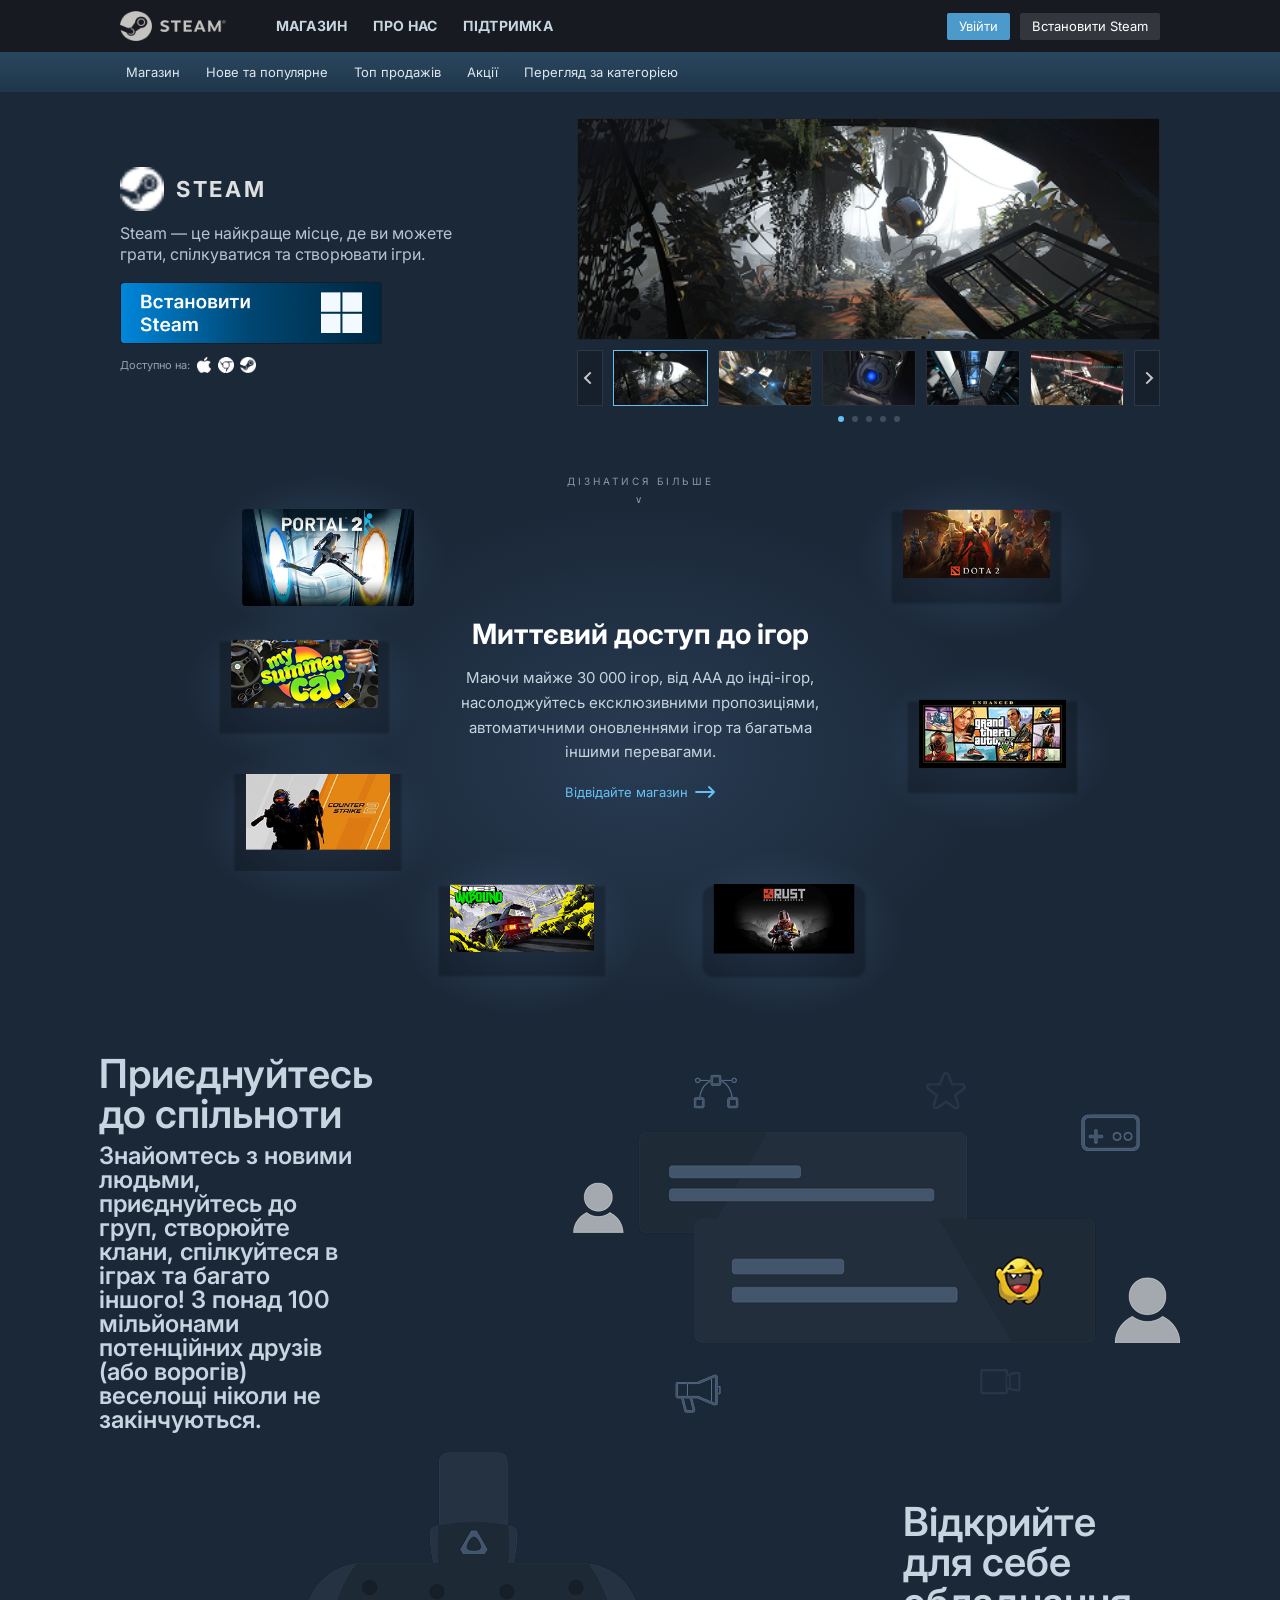
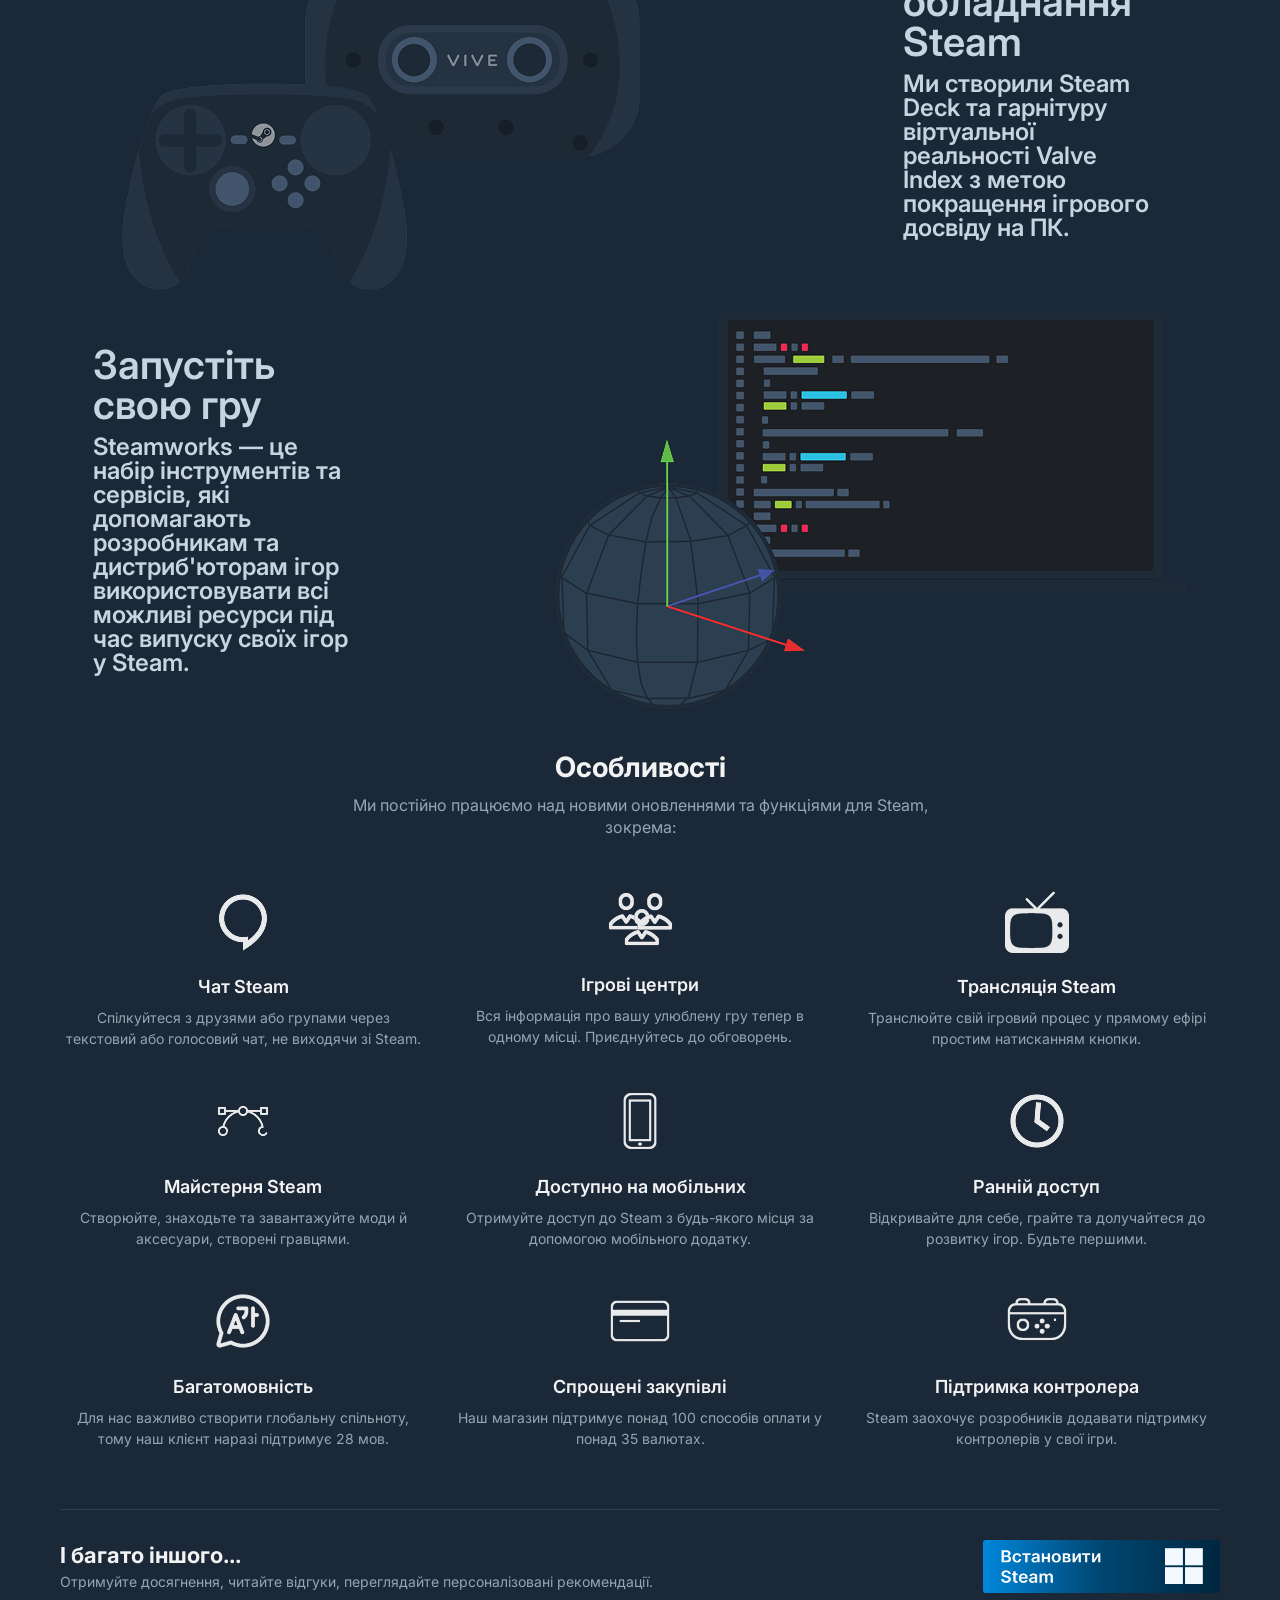
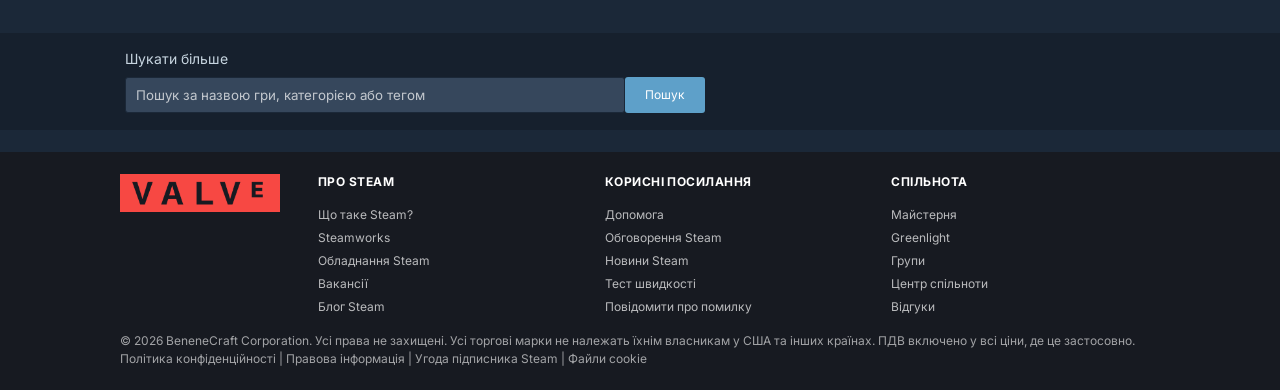
<file: about.html>
<!DOCTYPE html>
<html lang="en">
<head>
    <meta charset="UTF-8">
    <meta name="viewport" content="width=device-width, initial-scale=1.0">
    <link rel="stylesheet" href="css/style.css">
    <title>About</title>
</head>
<body>
    <header class="steam-header">
    <div class="steam-topbar">
      <div class="container steam-topbar__inner">
        <a class="steam-logo" href="index.html">
          <img src="img/logo_steam 1.png" alt="Steam" class="steam-logo__img">
        </a>

        <nav class="steam-mainnav" aria-label="Primary">
          <a class="steam-mainnav__link" href="#">МАГАЗИН</a>
          <a class="steam-mainnav__link" href="about.html">ПРО НАС</a>
          <a class="steam-mainnav__link" href="#">ПІДТРИМКА</a>
        </nav>

        <div class="steam-actions">
          <div class="steam-login">
            <input class="steam-login__toggle" type="checkbox" id="steam-login-toggle" aria-hidden="true">
            <label class="btn btn--primary" for="steam-login-toggle">Увійти</label>
            <div class="steam-login__panel" role="dialog" aria-label="Login">
              <div class="steam-login__title">ВІТАЄМО В STEAM!</div>

              <form class="steam-login__form" action="#" method="post">
                <label class="steam-login__field">
                  <span class="steam-login__label">Ел. Пошта</span>
                  <input class="steam-login__input" type="email" name="email" autocomplete="email">
                </label>

                <label class="steam-login__field">
                  <span class="steam-login__label">Пароль</span>
                  <input class="steam-login__input" type="password" name="password" autocomplete="current-password">
                </label>

                <label class="steam-login__field">
                  <span class="steam-login__label">Повт. Пароль</span>
                  <input class="steam-login__input" type="password" name="password_repeat" autocomplete="current-password">
                </label>

                <div class="steam-login__actions">
                  <button class="steam-login__btn steam-login__btn--submit" type="submit">УВІЙТИ</button>
                  <label class="steam-login__btn steam-login__btn--cancel" for="steam-login-toggle">ВІДМІНА</label>
                </div>

                <a class="steam-login__forgot" href="#">ЗАБУВ ПАРОЛЬ</a>

                <div class="steam-login__social" aria-label="Social login">
                  <a class="steam-login__soc" href="#" aria-label="Apple"></a>
                  <a class="steam-login__soc" href="#" aria-label="Windows">⊞</a>
                  <a class="steam-login__soc" href="#" aria-label="Facebook">f</a>
                  <a class="steam-login__soc" href="#" aria-label="Google">G</a>
                </div>
              </form>
            </div>
          </div>
          <button class="btn btn--ghost" type="button">Встановити Steam</button>
        </div>
      </div>
    </div>

    <div class="steam-subbar">
      <div class="container steam-subbar__inner">
        <nav class="steam-subnav" aria-label="Store">
          <a class="steam-subnav__link" href="#">Магазин</a>
          <a class="steam-subnav__link" href="#">Нове та популярне</a>
          <a class="steam-subnav__link" href="#">Топ продажів</a>
          <a class="steam-subnav__link" href="#">Акції</a>
          <a class="steam-subnav__link" href="#">Перегляд за категорією</a>
        </nav>
      </div>
    </div>
  </header>

  <main class="about-hero">
    <div class="container about-hero__inner">
      <section class="about-hero__left" aria-label="About Steam">
        <div class="about-steam">
          <div class="about-steam__brand">
            <img class="about-steam__logo" src="img/Group 1.png" alt="Steam">
            <div class="about-steam__name">STEAM</div>
          </div>
          <p class="about-steam__text">Steam — це найкраще місце, де ви можете грати, спілкуватися та створювати ігри.</p>

          <a class="about-steam__install" href="#" aria-label="Install Steam">
            <img class="about-steam__install-img" src="img/Install Button.png" alt="Встановити Steam">
          </a>

          <div class="about-steam__available">Доступно на:
            <span class="about-steam__os" aria-label="Apple"><img src="img/Apple_logo_white.svg 1.png" alt=""></span>
            <span class="about-steam__os" aria-label="Windows"><img src="img/chrome-xxl 1.png" alt=""></span>
            <span class="about-steam__os" aria-label="Linux"><img src="img/Group 1.png" alt=""></span>
          </div>
        </div>
      </section>

      <section class="about-hero__right" aria-label="Game gallery">
        <div class="about-gallery">
          <div class="about-gallery__main">
            <img class="about-gallery__main-img" src="img/portal2.jpg" alt="PORTAL 2">
          </div>

          <div class="about-gallery__strip">
            <button class="about-gallery__nav about-gallery__nav--prev" type="button" aria-label="Previous"></button>
            <div class="about-gallery__thumbs" role="list">
              <button class="about-gallery__thumb is-active" type="button" aria-label="Screenshot 1">
                <img src="img/image 12.png" alt="">
              </button>
              <button class="about-gallery__thumb" type="button" aria-label="Screenshot 2">
                <img src="img/image 13.png" alt="">
              </button>
              <button class="about-gallery__thumb" type="button" aria-label="Screenshot 3">
                <img src="img/image 14.png" alt="">
              </button>
              <button class="about-gallery__thumb" type="button" aria-label="Screenshot 4">
                <img src="img/image 15.png" alt="">
              </button>
              <button class="about-gallery__thumb" type="button" aria-label="Screenshot 5">
                <img src="img/image 16.png" alt="">
              </button>
            </div>
            <button class="about-gallery__nav about-gallery__nav--next" type="button" aria-label="Next"></button>
          </div>

          <div class="about-gallery__dots" aria-label="Gallery pages">
            <span class="about-gallery__dot active"></span>
            <span class="about-gallery__dot"></span>
            <span class="about-gallery__dot"></span>
            <span class="about-gallery__dot"></span>
            <span class="about-gallery__dot"></span>
          </div>
        </div>
      </section>
    </div>
  </main>
  <div class="sb">
  <div class="glow-bg"></div>

  <div class="inner">
    <div class="learn">
      <span>ДІЗНАТИСЯ БІЛЬШЕ</span>
      <span>∨</span>
    </div>

    <div class="iw iw-portal">
      <img src="img/prt2_main.png" alt="Portal 2">
    </div>

    <div class="iw iw-dota">
      <img src="img/dota2_main.png" alt="Dota 2">
    </div>

    <div class="iw iw-car">
      <img src="img/msc_main.png" alt="My Summer Car">
    </div>

    <div class="iw iw-gta5">
      <img src="img/gtav_main.png" alt="GTA V Enhanced">
    </div>

    <div class="iw iw-cs">
      <img src="img/cs2_main.png" alt="Counter-Strike 2">
    </div>
    
    <div class="iw iw-nfs">
      <img src="img/nfs_main.png" alt="NFS Unbound">
    </div>

    <div class="iw iw-rust">
      <img src="img/rust_main.png" alt="Rust">
    </div>

    <div class="ct">
      <h2>Миттєвий доступ до ігор</h2>
      <p>Маючи майже 30 000 ігор, від ААА до інді-ігор, насолоджуйтесь ексклюзивними пропозиціями, автоматичними оновленнями ігор та багатьма іншими перевагами.</p>
      <a href="#">
        Відвідайте магазин
        <svg viewBox="0 0 20 12" fill="none" xmlns="http://www.w3.org/2000/svg">
          <path d="M1 6h18M14 1l5 5-5 5" stroke="#66c0f4" stroke-width="1.8" stroke-linecap="round" stroke-linejoin="round"/>
        </svg>
      </a>
    </div>
  </div>
</div>
  <section class="about-section">
    <div class="about-section__container">
      <div class="about-section__text">
        <h1 class="about-section__title">Приєднуйтесь до спільноти</h1>
        <p class="about-section__description">Знайомтесь з новими людьми, приєднуйтесь до груп, створюйте клани, спілкуйтеся в іграх та багато іншого! З понад 100 мільйонами потенційних друзів (або ворогів) веселощі ніколи не закінчуються.</p>
      </div>
      <img class="about-section__image" src="img/image 22.png" alt="Приєднуйтесь до спільноти">
    </div>
        <div class="about-section__container">
          <img class="about-section__image" src="img/image 23.png" alt="Відкрийте для себе обладнання Steam">
      <div class="about-section__text">
        <h1 class="about-section__title">Відкрийте для себе обладнання Steam</h1>
        <p class="about-section__description">Ми створили Steam Deck та гарнітуру віртуальної реальності Valve Index з метою покращення ігрового досвіду на ПК.</p>
      </div>
      
    </div>
            <div class="about-section__container">
      <div class="about-section__text">
        <h1 class="about-section__title">Запустіть свою гру</h1>
        <p class="about-section__description">Steamworks — це набір інструментів та сервісів, які допомагають розробникам та дистриб'юторам ігор використовувати всі можливі ресурси під час випуску своїх ігор у Steam.</p>
      </div>
      <img class="about-section__image" src="img/image 24.png" alt="Запустіть свою гру">
    </div>
  </section>
  <div class="features-container">
    <h2 class="features-title">Особливості</h2>
    <p class="features-subtitle">Ми постійно працюємо над новими оновленнями та функціями для Steam, зокрема:</p>

    <div class="features-grid">
        <div class="feature-item">
            <div class="feature-icon"><img src="img/icons8-speech-bubble-384 1.png" alt=""></div>
            <h3 class="feature-name">Чат Steam</h3>
            <p class="feature-text">Спілкуйтеся з друзями або групами через текстовий або голосовий чат, не виходячи зі Steam.</p>
        </div>
        <div class="feature-item">
            <div class="feature-icon"><img src="img/Group 2.png" alt=""></div>
            <h3 class="feature-name">Ігрові центри</h3>
            <p class="feature-text">Вся інформація про вашу улюблену гру тепер в одному місці. Приєднуйтесь до обговорень.</p>
        </div>
        <div class="feature-item">
            <div class="feature-icon"><img src="img/icons8-tv-100 1.png" alt=""></div>
            <h3 class="feature-name">Трансляція Steam</h3>
            <p class="feature-text">Транслюйте свій ігровий процес у прямому ефірі простим натисканням кнопки.</p>
        </div>
        <div class="feature-item">
            <div class="feature-icon"><img src="img/image 26.png" alt="workshop"></div>
            <h3 class="feature-name">Майстерня Steam</h3>
            <p class="feature-text">Створюйте, знаходьте та завантажуйте моди й аксесуари, створені гравцями.</p>
        </div>
        <div class="feature-item">
            <div class="feature-icon"><img src="img/icons8-phone-100 1.png" alt="phone"></div>
            <h3 class="feature-name">Доступно на мобільних</h3>
            <p class="feature-text">Отримуйте доступ до Steam з будь-якого місця за допомогою мобільного додатку.</p>
        </div>
        <div class="feature-item">
            <div class="feature-icon"><img src="img/icons8-clock-288 1.png" alt="magic-wand"></div>
            <h3 class="feature-name">Ранній доступ</h3>
            <p class="feature-text">Відкривайте для себе, грайте та долучайтеся до розвитку ігор. Будьте першими.</p>
        </div>
        <div class="feature-item">
            <div class="feature-icon"><img src="img/icons8-language-100 1.png" alt="flag"></div>
            <h3 class="feature-name">Багатомовність</h3>
            <p class="feature-text">Для нас важливо створити глобальну спільноту, тому наш клієнт наразі підтримує 28 мов.</p>
        </div>
        <div class="feature-item">
            <div class="feature-icon"><img src="img/icons8-credit-card-100 1.png" alt="credit-card"></div>
            <h3 class="feature-name">Спрощені закупівлі</h3>
            <p class="feature-text">Наш магазин підтримує понад 100 способів оплати у понад 35 валютах.</p>
        </div>
        <div class="feature-item">
            <div class="feature-icon"><img src="img/icons8-controller-100 1.png" alt="controller"></div>
            <h3 class="feature-name">Підтримка контролера</h3>
            <p class="feature-text">Steam заохочує розробників додавати підтримку контролерів у свої ігри.</p>
        </div>
    </div>

    <div class="features-footer">
        <div class="footer-info">
            <h3>І багато іншого...</h3>
            <p>Отримуйте досягнення, читайте відгуки, переглядайте персоналізовані рекомендації.</p>
        </div>
        <img src="img/Install Button.png" alt="install-button" class="steam-btn">
    </div>
</div>

<div class="search-more">
    <div class="search-more-block">
      <div class="block-with-search-and-button-and-title">
        <p class="search-title">Шукати більше</p>
        <div class="block-with-search-and-button">
          <input type="text" class="search-space" placeholder="Пошук за назвою гри, категорією або тегом">
          <div class="search-for-more-button">
            <p class="button-title">Пошук</p>
          </div>
        </div>
      </div>
    </div>
  </div>

<footer class="steam-footer">
    <div class="block-with-logo-and-three-cards">
      <div class="logo">
        <img src="img/steambiglogo.png" alt="">
      </div>
      <div class="card-with-info">
        <h4 class="h4-footer-title">ПРО STEAM</h4>
        <a href="" class="links">Що таке Steam?</a>
        <a href="" class="links">Steamworks</a>
        <a href="" class="links">Обладнання Steam</a>
        <a href="" class="links">Вакансії</a>
        <a href="" class="links">Блог Steam</a>
      </div>
      <div class="card-with-info">
        <h4 class="h4-footer-title">КОРИСНІ ПОСИЛАННЯ</h4>
        <a href="" class="links">Допомога</a>
        <a href="" class="links">Обговорення Steam</a>
        <a href="" class="links">Новини Steam</a>
        <a href="" class="links">Тест швидкості</a>
        <a href="" class="links">Повідомити про помилку</a>
      </div>
      <div class="card-with-info">
        <h4 class="h4-footer-title">СПІЛЬНОТА</h4>
        <a href="" class="links">Майстерня</a>
        <a href="" class="links">Greenlight</a>
        <a href="" class="links">Групи</a>
        <a href="" class="links">Центр спільноти</a>
        <a href="" class="links">Відгуки</a>
      </div>
    </div>
    </div>
  </div>
  <p class="bottom-text-footer">© 2026 BeneneCraft Corporation. Усі права не захищені. Усі торгові марки не належать їхнім власникам у США та інших країнах.
ПДВ включено у всі ціни, де це застосовно.  Політика конфіденційності  |  Правова інформація  |  Угода підписника Steam  |  Файли cookie</p>
</footer>
  <script src="js/about.js"></script>
</body>
</html>
</file>
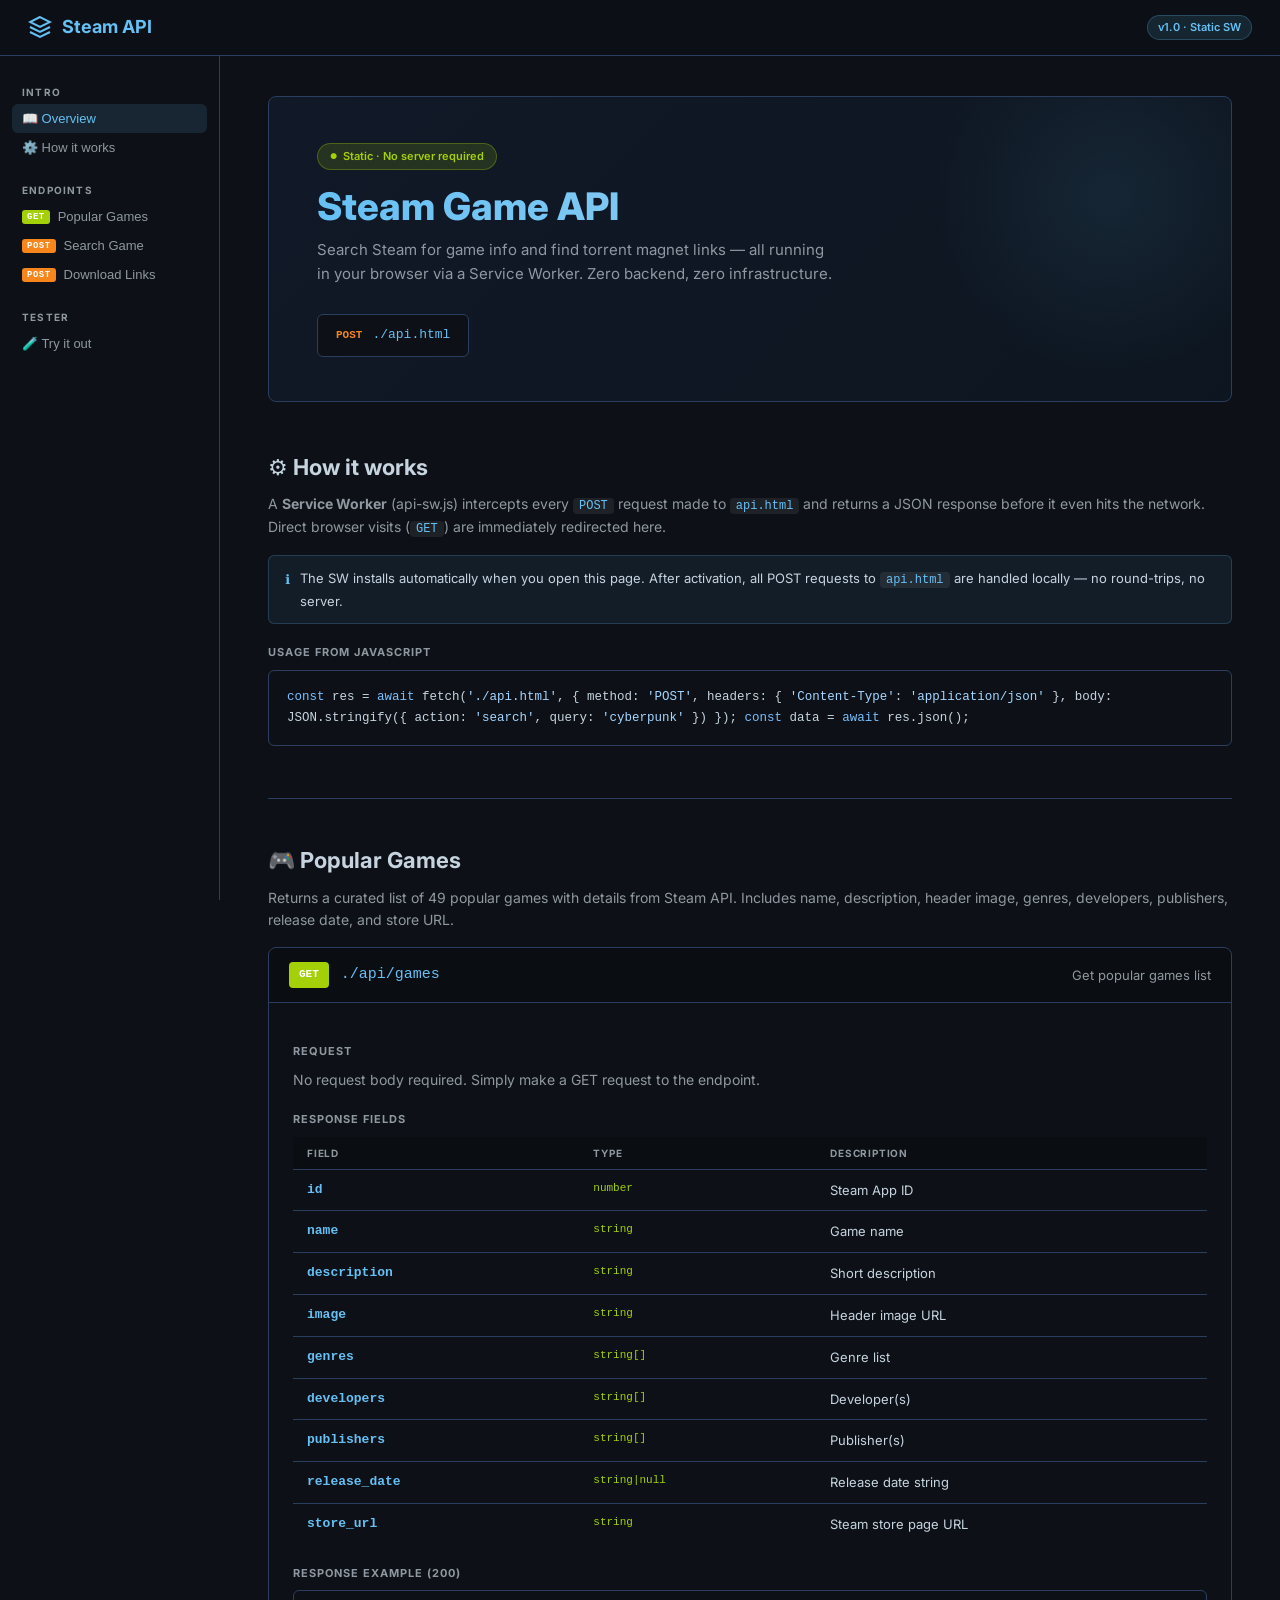
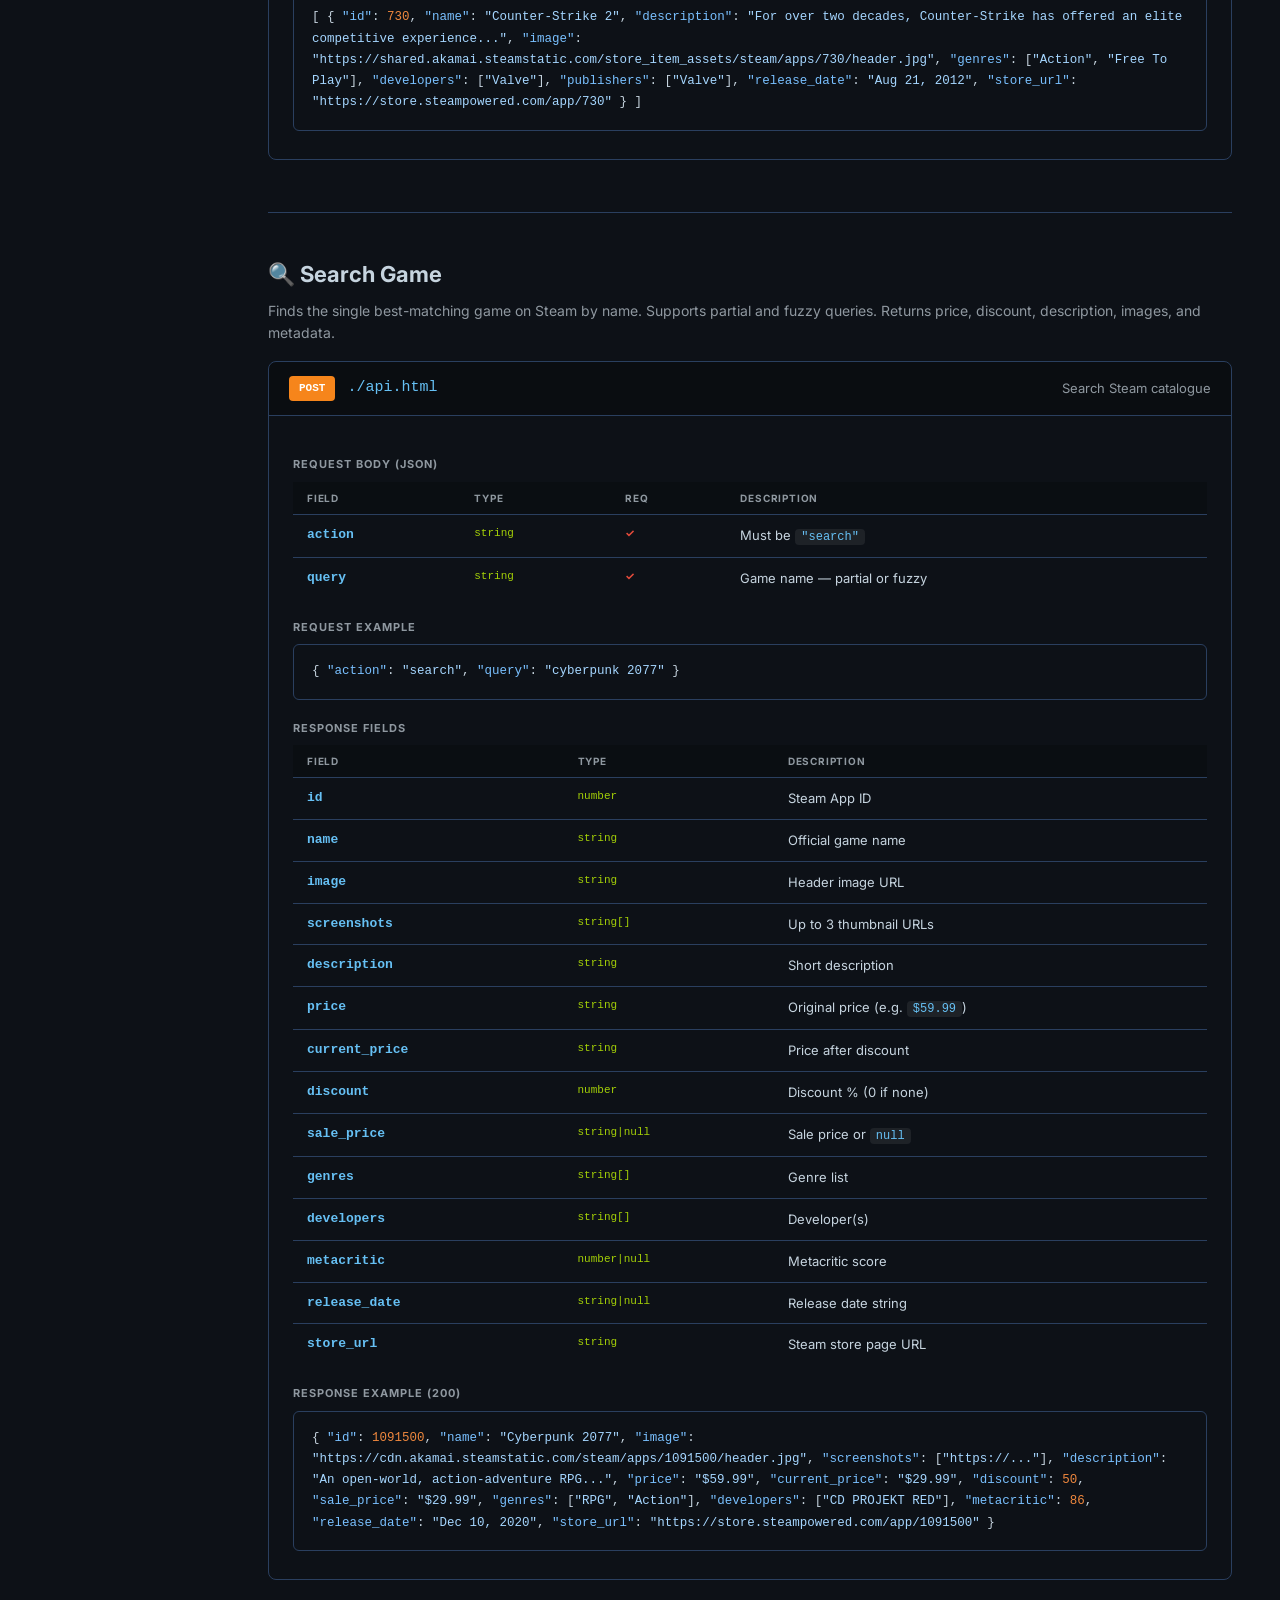
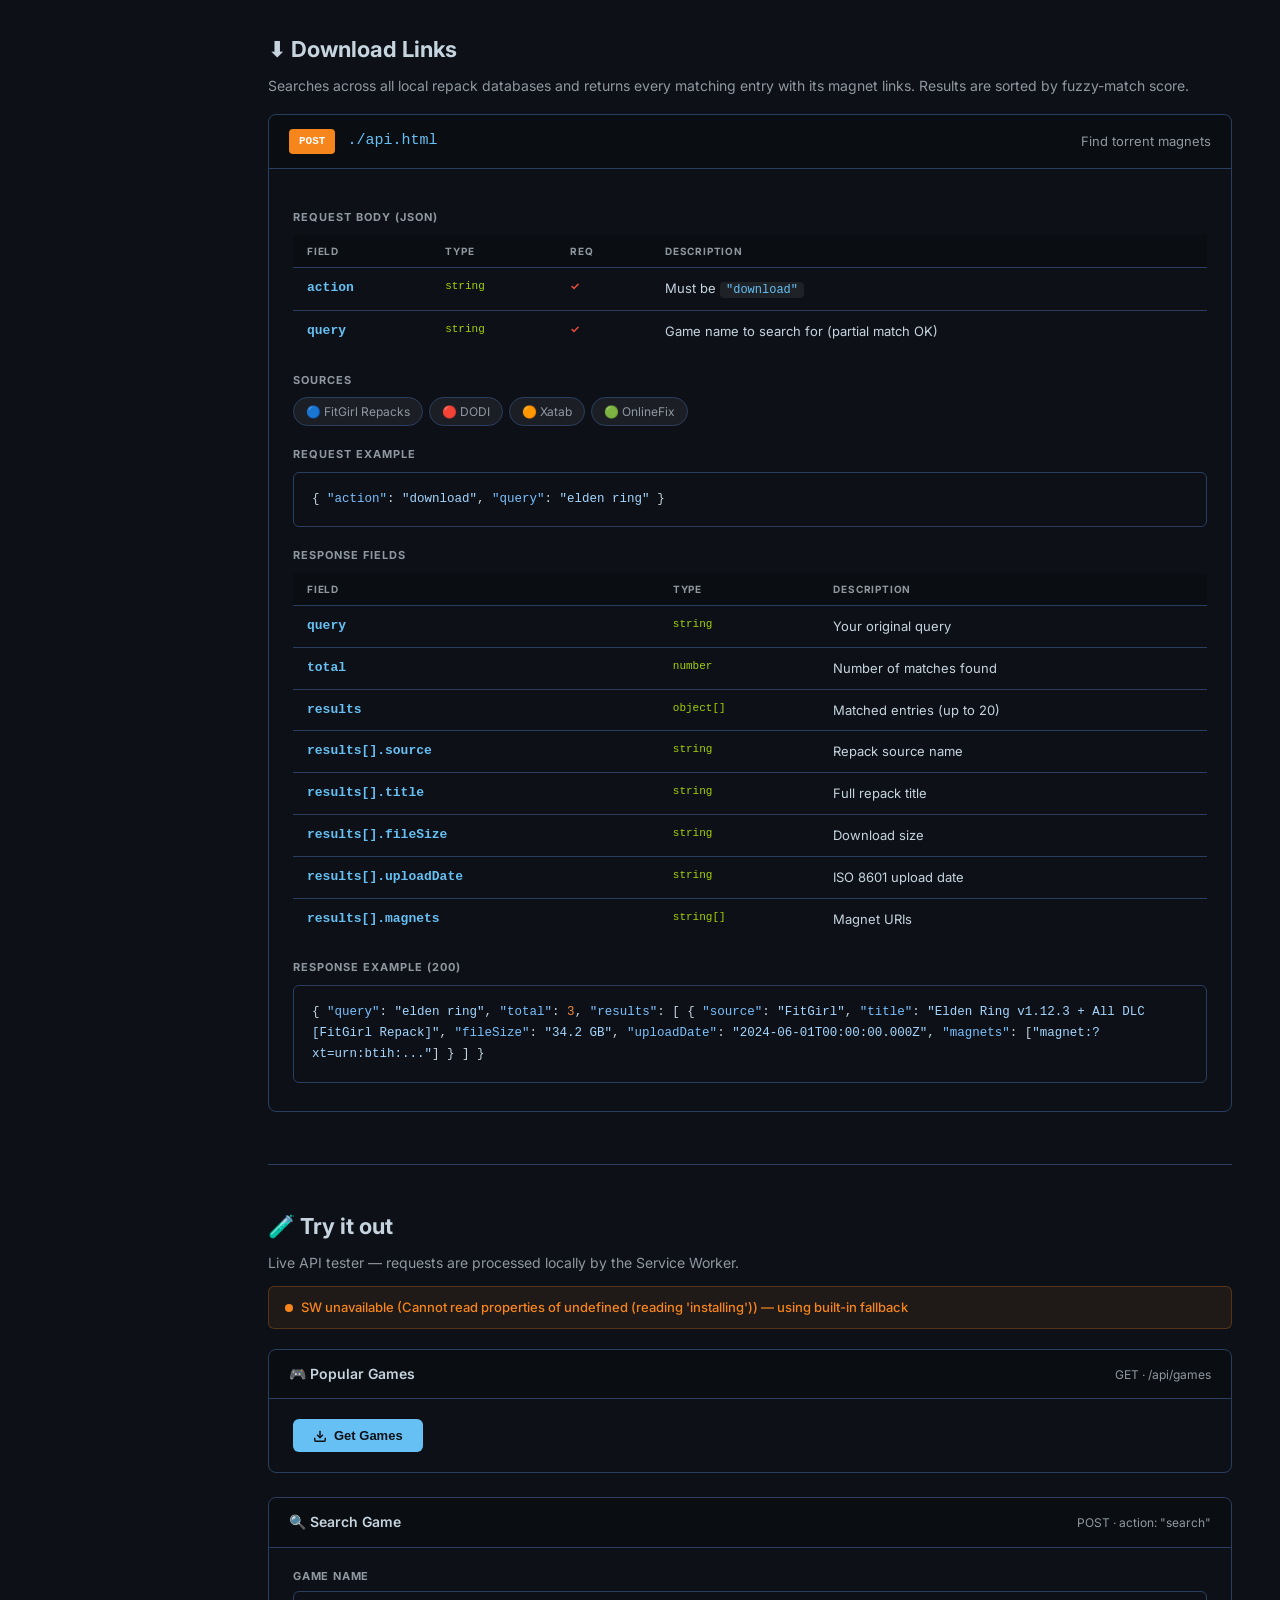
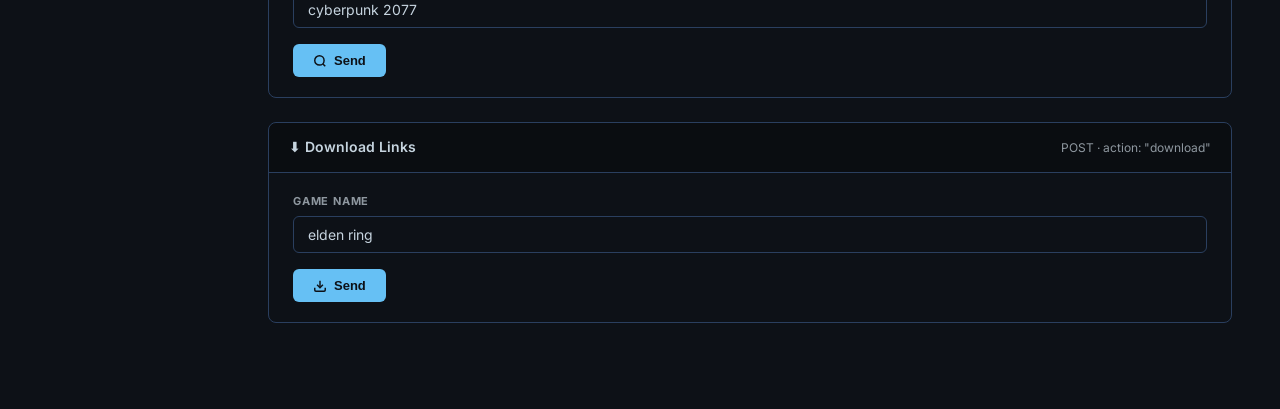
<file: backend/api.html>
<!DOCTYPE html>
<html lang="en">
<head>
  <meta charset="UTF-8">
  <title>API — Redirecting</title>
  <noscript><meta http-equiv="refresh" content="0;url=./index.html"></noscript>
  <script>
    if ('serviceWorker' in navigator) {
      navigator.serviceWorker.register('./api-sw.js', { scope: './' })
        .finally(() => location.replace('./index.html'));
    } else {
      location.replace('./index.html');
    }
  </script>
</head>
<body></body>
</html>
</file>
<file: css/style.css>
@import url('https://fonts.googleapis.com/css2?family=Inter:ital,opsz,wght@0,14..32,100..900;1,14..32,100..900&display=swap');

*{
    box-sizing: border-box;
}

html, body{
    height: 100%;
}

body{
    margin: 0;
    font-family: Arial, Helvetica, sans-serif;
    background: #1B2838;
    color: #C7D5E0;
}

.container{
    width: min(1040px, calc(100% - 32px));
    margin: 0 auto;
}

.steam-header{
    width: 100%;
}

.steam-topbar{
    background: #171A21;
    height: 52px;
    display: flex;
    align-items: center;
}

.steam-topbar__inner{
    display: flex;
    align-items: center;
    gap: 24px;
}

.steam-logo{
    display: inline-flex;
    align-items: center;
    text-decoration: none;
}

.steam-logo__img{
    height: 30px;
    width: auto;
    display: block;
}

.steam-mainnav{
    display: flex;
    align-items: center;
    gap: 18px;
}

.steam-mainnav__link{
    color: #C7D5E0;
    text-decoration: none;
    font-weight: 700;
    letter-spacing: .02em;
    font-size: 14px;
    line-height: 1;
    text-transform: uppercase;
    padding: 6px 4px;
}

.steam-mainnav__link:hover{
    color: #FFFFFF;
}

.steam-actions{
    margin-left: auto;
    display: flex;
    align-items: center;
    gap: 10px;
}

 .steam-login{
     position: relative;
     display: inline-flex;
     align-items: center;
 }

 .steam-login__toggle{
     position: absolute;
     opacity: 0;
     pointer-events: none;
 }

 .steam-login__panel{
     position: absolute;
     top: calc(100% + 10px);
     right: 0;
     width: 340px;
     background: #1B2838;
     border: 1px solid rgba(255,255,255,.10);
     box-shadow: 0 18px 46px rgba(0,0,0,.45);
     padding: 18px 18px 16px;
     display: none;
     z-index: 60;
 }

 .steam-login__toggle:checked ~ .steam-login__panel{
     display: block;
 }

 .steam-login__title{
     text-align: center;
     font-weight: 700;
     letter-spacing: .04em;
     color: #C7D5E0;
     margin-bottom: 14px;
 }

 .steam-login__form{
     display: flex;
     flex-direction: column;
     gap: 10px;
 }

 .steam-login__field{
     display: grid;
     grid-template-columns: 92px 1fr;
     align-items: center;
     gap: 10px;
 }

 .steam-login__label{
     color: rgba(199,213,224,.9);
     font-size: 14px;
 }

 .steam-login__input{
     height: 34px;
     border-radius: 3px;
     border: 1px solid rgba(0,0,0,.35);
     background: #D7DEE6;
     color: #0F1720;
     padding: 0 10px;
     outline: none;
 }

 .steam-login__actions{
     display: grid;
     grid-template-columns: 1fr 1fr;
     gap: 14px;
     margin-top: 6px;
 }

 .steam-login__btn{
     height: 32px;
     border-radius: 2px;
     border: 0;
     cursor: pointer;
     display: inline-flex;
     align-items: center;
     justify-content: center;
     font-weight: 700;
     font-size: 12px;
     letter-spacing: .03em;
     user-select: none;
 }

 .steam-login__btn--submit{
     background: #2A475E;
     color: #FFFFFF;
 }

 .steam-login__btn--cancel{
     background: #2A475E;
     color: #FFFFFF;
 }

 .steam-login__btn--submit:hover,
 .steam-login__btn--cancel:hover{
     background: #355A76;
 }

 .steam-login__forgot{
     display: block;
     margin-top: 2px;
     text-decoration: none;
     text-align: center;
     background: #2A475E;
     color: #C7D5E0;
     padding: 9px 10px;
     border-radius: 2px;
     font-weight: 700;
     font-size: 12px;
 }

 .steam-login__forgot:hover{
     background: #355A76;
     color: #FFFFFF;
 }

 .steam-login__social{
     display: flex;
     justify-content: center;
     gap: 10px;
     margin-top: 12px;
 }

 .steam-login__soc{
     width: 34px;
     height: 34px;
     border-radius: 50%;
     background: #D7DEE6;
     color: #0F1720;
     text-decoration: none;
     display: inline-flex;
     align-items: center;
     justify-content: center;
     font-weight: 700;
 }

 .steam-login__soc:hover{
     background: #FFFFFF;
 }

.btn{
    border: 0;
    cursor: pointer;
    border-radius: 2px;
    padding: 7px 12px;
    font-size: 13px;
    line-height: 1;
    text-decoration: none;
    display: inline-flex;
    align-items: center;
    justify-content: center;
    user-select: none;
    white-space: nowrap;
}

.btn--primary{
    background: #4C9ACC;
    color: #FFFFFF;
}

.btn--primary:hover{
    background: #67B0DD;
}

.btn--ghost{
    background: rgba(255,255,255,.12);
    color: #FFFFFF;
}

.btn--ghost:hover{
    background: rgba(255,255,255,.18);
}

.steam-subbar{
    background: linear-gradient(180deg, #2A475E 0%, #20364A 100%);
    height: 40px;
    display: flex;
    align-items: center;
}

.steam-subbar__inner{
    display: flex;
    align-items: center;
    gap: 16px;
}

.steam-subnav{
    display: flex;
    align-items: center;
    gap: 14px;
    min-width: 0;
    overflow: hidden;
}

.steam-subnav__link{
    color: #DCE7F1;
    text-decoration: none;
    font-size: 13px;
    padding: 5px 6px;
    border-radius: 2px;
    white-space: nowrap;
}

.steam-subnav__link:hover{
    background: rgba(255,255,255,.08);
}

.steam-search{
    margin-left: auto;
    display: flex;
    align-items: stretch;
    height: 28px;
    width: min(330px, 45vw);
    position: relative;
}

.steam-search__input{
    width: 100%;
    padding: 0 10px;
    border: 1px solid rgba(255,255,255,.18);
    border-right: 0;
    background: rgba(0,0,0,.22);
    color: #FFFFFF;
    outline: none;
    border-top-left-radius: 2px;
    border-bottom-left-radius: 2px;
    font-size: 13px;
}

.steam-search__input::placeholder{
    color: rgba(255,255,255,.65);
}

.steam-search__btn{
    width: 34px;
    border: 1px solid rgba(255,255,255,.18);
    border-left: 0;
    background: #4C9ACC;
    cursor: pointer;
    border-top-right-radius: 2px;
    border-bottom-right-radius: 2px;
    display: flex;
    align-items: center;
    justify-content: center;
}

.steam-search__btn:hover{
    background: #67B0DD;
}

.steam-search__btn::before{
    content: "";
    display: block;
    width: 14px;
    height: 14px;
    background-image: url("data:image/svg+xml,%3Csvg xmlns='http://www.w3.org/2000/svg' viewBox='0 0 24 24' fill='none' stroke='white' stroke-width='2.5' stroke-linecap='round' stroke-linejoin='round'%3E%3Ccircle cx='11' cy='11' r='8'%3E%3C/circle%3E%3Cline x1='21' y1='21' x2='16.65' y2='16.65'%3E%3C/line%3E%3C/svg%3E");
    background-size: contain;
    background-repeat: no-repeat;
    background-position: center;
}

.steam-search__popup{
    position: absolute;
    top: calc(100% + 8px);
    left: 0;
    right: 0;
    background: #C7D5E0;
    color: #0F1720;
    border: 1px solid rgba(0,0,0,.18);
    box-shadow: 0 10px 28px rgba(0,0,0,.35);
    padding: 10px;
    display: none;
    z-index: 50;
}

.steam-search:focus-within .steam-search__popup{
    display: block;
}

.steam-search__popup-title{
    font-size: 14px;
    color: rgba(0,0,0,.75);
    padding: 2px 4px 10px;
}

.steam-search-item{
    display: grid;
    grid-template-columns: 92px minmax(0, 1fr) auto;
    grid-template-rows: auto auto;
    gap: 12px;
    align-items: start;
    padding: 10px;
    margin: 8px 0;
    background: #2A475E;
    text-decoration: none;
    color: #FFFFFF;
}

.steam-search-item:hover{
    background: #355A76;
}

.steam-search-item--empty{
    grid-template-columns: 1fr;
    grid-template-rows: auto auto;
    cursor: default;
}

.steam-search-item--empty:hover{
    background: #2A475E;
}

.steam-search-item__thumb{
    height: 44px;
    width: 92px;
    background: linear-gradient(90deg, rgba(255,255,255,.18) 0%, rgba(255,255,255,.08) 40%, rgba(255,255,255,.12) 100%);
    overflow: hidden;
    grid-row: 1 / span 2;
}

.steam-search-item__img{
    width: 100%;
    height: 100%;
    object-fit: cover;
    display: block;
}

.steam-search-item__name{
    font-weight: 700;
    font-size: 14px;
    min-width: 0;
    overflow: hidden;
    text-overflow: ellipsis;
    white-space: nowrap;
    grid-column: 2 / 4;
    grid-row: 1;
}

.steam-search-item__meta{
    display: inline-flex;
    align-items: center;
    gap: 10px;
    font-size: 13px;
    grid-column: 2 / 4;
    grid-row: 2;
    align-self: end;
}

.steam-search-item__discount{
    background: #4C6B22;
    color: #BEF05B;
    padding: 3px 7px;
    font-weight: 700;
}

.steam-search-item__old{
    color: rgba(255,255,255,.6);
    text-decoration: line-through;
}

.steam-search-item__genre{
    color: rgba(255,255,255,.6);
}

.steam-search-item__hint{
    color: rgba(255,255,255,.6);
}

.steam-search-item__price{
    font-weight: 700;
}




*{
    box-sizing:border-box;
    margin:0;
    padding:0;
    font-family:'Inter',sans-serif;
}

.slider{
    display:flex;
    flex-direction:column;
    gap:4px;
    background:#1b2838;
    padding:12px;
    width: 100%;
}
.main-row{
    display:flex;
    align-items: stretch;
    gap:4px;
    justify-content: center;
}

/* NAV BUTTONS */
.nav-btn {
    background: rgba(0,0,0,0.4);
    border: none;
    color: #c6d4df;
    font-size: 36px;
    line-height: 1;
    width: 32px;
    cursor: pointer;
    flex-shrink: 0;
    display: flex;
    align-items: center;
    justify-content: center;
    transition: background 0.2s, color 0.2s;
    user-select: none;
    padding: 0;
}
.nav-btn:hover {
    background: rgba(102,192,244,0.18);
    color: #66c0f4;
}

.hero{
    position:relative;
    flex:0 0 560px;
}
.hero img{
    width:100%;
    height:330px;
    object-fit:cover;
    display:block;
    transition: opacity 0.15s ease;
}
.hero-info{
    position:absolute;
    bottom:0;
    left:0;
    right:0;
    padding:14px 16px;
    background:#000;
    display: flex;
    align-items: center;
    justify-content: space-between;
    gap: 12px;
}
.hero-left {
    flex: 1;
    min-width: 0;
}
.hero-title{
    color:#fff;
    font-size:22px;
    font-weight:700;
}
.hero-rating{
    color:#66c0f4;
    font-size:13px;
    margin-top:3px;
}
.dots{
    display:flex;
    gap:10px;
    margin-left: 40%;
    padding:6px 0 0;
}
.dot{
    width:8px;
    height:8px;
    border-radius:50%;
    background:#4a5c6a;
    cursor:pointer;
    transition: background 0.2s;
}
.dot.active{
    background:#66C0F4;
}
.sidebar{
    max-width: 332px;
    flex:1;
    display:flex;
    flex-wrap: wrap;
    flex-direction:row;
    gap:2px;
}
.sidebar-title{
    color:#c6d4df;
    font-size:11px;
    padding:6px 8px;
    background:#16202d;
    letter-spacing:.5px;
    flex-shrink:0;
}
.games{
    display:flex;
    flex-direction:column;
    flex:1;
    gap:2px;
}
.game-row{
    display:flex;
    align-items:center;
    gap:8px;
    padding:4px 6px;
    cursor:pointer;
    background:#16202d;
    flex:1;
    transition: background 0.2s;
}

/* colors */

    .game-row:nth-child(1){
        background: #1E3246;
    }

    .game-row:nth-child(2){
        background: #192D23;
    }

    .game-row:nth-child(3){
        background: #231E37;
    }

    .game-row:nth-child(4){
        background: #281E19;
    }

/*  */

.game-row:hover{
    background:#2a475e;
}
.game-row.active{
    background:#2a3f5f;
    outline: 1px solid #66c0f4;
}
.game-row img{
    width:90px;
    height:50px;
    object-fit:cover;
    flex-shrink:0;
}
.game-info{
    flex:1;
}
.game-name{
    color:#c6d4df;
    font-size:13px;
    font-weight:700;
}
.price-wrap{
    display:flex;
    align-items:center;
    gap:6px;
    margin-top:4px;
}
.discount{
    background:#4c6b22;
    color:#a4d007;
    font-size:12px;
    font-weight:700;
    padding:2px 4px;
}
.price-old{
    color:#738895;
    font-size:12px;
    text-decoration:line-through;}
.price{
    color:#a4d007;
    font-size:13px;
    font-weight:700;
}
.price.no-disc{
    color:#c6d4df;
}
.banner{
    width:100%;
    height:auto;
}
.search-title{
    color: #C7D5E0;
    font-size: 14px;
    margin-bottom: 10px;
}
.banner img{
    width:100%;
    height:auto;
    display:block;}

 .store-specials{
     padding: 18px 0 28px;
 }

 .store-specials__top{
     display: flex;
     align-items: baseline;
     justify-content: space-between;
     margin-bottom: 12px;
 }

 .store-specials__title{
     margin: 0;
     font-size: 18px;
     font-weight: 700;
     color: #FFFFFF;
 }

 .store-specials__more{
     color: #66c0f4;
     text-decoration: none;
     font-size: 12px;
 }

 .store-specials__more:hover{
     text-decoration: underline;
 }

 .store-specials__grid{
     display: grid;
     grid-template-columns: repeat(5, minmax(0, 1fr));
     gap: 10px;
 }

 .special-card{
     display: flex;
     flex-direction: column;
     background: #0f1720;
     text-decoration: none;
     color: #C7D5E0;
     border: 1px solid rgba(255,255,255,.06);
 }

 .special-card:hover{
     border-color: rgba(102,192,244,.55);
 }

 .special-card__img{
     position: relative;
     height: 130px;
     overflow: hidden;
     background: #0b111a;
 }

 .special-card__img img{
     width: 100%;
     height: 100%;
     object-fit: cover;
     display: block;
 }

 .special-card__overlay{
     position: absolute;
     left: 0;
     right: 0;
     bottom: 0;
     padding: 10px 8px 8px;
     background: linear-gradient(180deg, rgba(0,0,0,0) 0%, rgba(0,0,0,.78) 100%);
 }

 .special-card__name{
     font-weight: 700;
     font-size: 13px;
     color: #FFFFFF;
 }

 .special-card__tags{
     display: flex;
     gap: 6px;
     padding: 8px 8px 6px;
     flex-wrap: wrap;
 }

 .special-card__tag{
     background: rgba(255,255,255,.08);
     color: rgba(255,255,255,.75);
     font-size: 10px;
     padding: 3px 6px;
 }

 .special-card__rating{
     display: flex;
     align-items: center;
     gap: 6px;
     padding: 0 8px 8px;
     font-size: 11px;
 }

 .special-card__stars{
     color: #66C0F4;
     font-size: 10px;
     letter-spacing: 1px;
     line-height: 1;
 }

 .special-card__rating-text{
     color: rgba(255,255,255,.75);
 }

 .special-card__bottom{
     margin-top: auto;
     display: flex;
     align-items: center;
     gap: 8px;
     padding: 8px;
     background: rgba(255,255,255,.04);
 }

 .special-card__discount{
     background: #4C6B22;
     color: #BEF05B;
     font-weight: 700;
     font-size: 11px;
     padding: 3px 6px;
 }

 .special-card__old{
     color: rgba(255,255,255,.5);
     text-decoration: line-through;
     font-size: 11px;
 }

 .special-card__price{
     color: #BEF05B;
     font-weight: 700;
     font-size: 12px;
 }

 .store-cats{
     margin-top: 18px;
 }

 .store-cats__title{
     font-size: 11px;
     letter-spacing: .06em;
     color: rgba(255,255,255,.75);
     margin-bottom: 10px;
 }

 .store-cats__wrap{
     display: grid;
     grid-template-columns: 34px minmax(0, 1fr) 34px;
     align-items: center;
     gap: 10px;
 }

 .store-cats__nav{
     height: 170px;
     background: rgba(0,0,0,.25);
     border: 1px solid rgba(255,255,255,.08);
     color: #C7D5E0;
     cursor: pointer;
 }

 .store-cats__nav:hover{
     background: rgba(0,0,0,.35);
 }

 .store-cats__nav--prev::before,
 .store-cats__nav--next::before{
     content: "";
     display: block;
     width: 8px;
     height: 8px;
     margin: 0 auto;
     border-right: 2px solid rgba(255,255,255,.75);
     border-bottom: 2px solid rgba(255,255,255,.75);
 }

 .store-cats__nav--prev::before{
     transform: rotate(135deg);
 }

 .store-cats__nav--next::before{
     transform: rotate(-45deg);
 }

 .store-cats__list{
     display: grid;
     grid-template-columns: repeat(4, minmax(0, 1fr));
     gap: 10px;
 }

 .cat-tile{
     height: 170px;
     display: flex;
     align-items: flex-end;
     text-decoration: none;
     position: relative;
     overflow: hidden;
     border: 1px solid rgba(255,255,255,.08);
     background: #0b111a;
     box-shadow: 0 10px 26px rgba(0,0,0,.28);
 }

 .cat-tile::after{
     content: "";
     position: absolute;
     inset: -18px;
     background-image: var(--cat-bg);
     background-position: center;
     background-size: cover;
     background-repeat: no-repeat;
     transform: skewX(-12deg) scale(1.05);
     opacity: .92;
     transition: transform .18s ease, opacity .18s ease;
 }

 .cat-tile::before{
     content: "";
     position: absolute;
     inset: 0;
     background: linear-gradient(180deg, rgba(0,0,0,0) 35%, rgba(0,0,0,.75) 100%);
     z-index: 1;
 }

 .cat-tile:hover::after{
     transform: skewX(-12deg) scale(1.12);
     opacity: 1;
 }

 .cat-tile:hover{
     border-color: rgba(102,192,244,.55);
 }

 .cat-tile__label{
     position: relative;
     z-index: 2;
     width: 100%;
     text-align: center;
     font-size: 11px;
     font-weight: 700;
     letter-spacing: .04em;
     color: #FFFFFF;
     padding: 10px 8px;
     background: #4C9ACC;
 }

 .cat-tile:hover .cat-tile__label{
     background: #67B0DD;
 }

 .cat-tile--rpg{
     --cat-bg: url("../img/rpg.png");
 }

 .cat-tile--scifi{
     --cat-bg: url("../img/fantastic.png");
 }

 .cat-tile--vr{
     --cat-bg: url("../img/vr.png");
 }

 .cat-tile--sim{
     --cat-bg: url("../img/simulator.png");
 }

 .store-cats__dots{
     display: flex;
     justify-content: center;
     gap: 10px;
     margin-top: 10px;
 }

 .store-cats__dot{
     width: 7px;
     height: 7px;
     border-radius: 50%;
     background: rgba(255,255,255,.18);
 }

 .store-cats__dot.active{
     background: #66C0F4;
 }

 @media (max-width: 1020px){
     .store-specials__grid{
         grid-template-columns: repeat(3, minmax(0, 1fr));
     }

     .store-cats__list{
         grid-template-columns: repeat(2, minmax(0, 1fr));
     }

     .store-cats__nav{
         height: 150px;
     }

     .cat-tile{
         height: 150px;
     }
 }

 @media (max-width: 560px){
     .store-specials__grid{
         grid-template-columns: repeat(2, minmax(0, 1fr));
     }

     .store-cats__wrap{
         grid-template-columns: 28px minmax(0, 1fr) 28px;
     }
 }

 .search-more-block{
     width: 100%;
     height: 97px;
     background: #16202D;
     display: flex;
     align-items: center;
 }

 .search-title{
     color: #C7D5E0;
     font-size: 14px;
 }

 .search-space{
     width: 500px;
     height: 36px;
     border: 1px solid #1b2838;
     border-radius: 3px;
     background: #36475C;
     padding-left: 10px;
     color: #FFFFFF;
     outline: none;
 }

 .search-space::placeholder{
     color: rgba(255,255,255,.7);
 }

 .block-with-search-and-button{
     display: flex;
     align-items: center;
 }

 .block-with-search-and-button-and-title{
     display: flex;
     flex-direction: column;
     margin-left: 125px;
 }

 .search-for-more-button{
     width: 80px;
     height: 36px;
     background: #5EA0C9;
     border-radius: 3px;
     display: flex;
     align-items: center;
     justify-content: center;
 }

 .button-title{
     color: #FFFFFF;
     font-size: 12px;
 }

 .steam-footer{
     margin-top: 22px;
     padding: 22px 0;
     background: #171A21;
     color: #C7D5E0;
 }

 .block-with-logo-and-three-cards{
     width: min(1040px, calc(100% - 32px));
     margin: 0 auto;
     display: grid;
     grid-template-columns: 180px repeat(3, minmax(0, 1fr));
     gap: 18px;
     align-items: start;
 }

 .logo img{
     width: 160px;
     height: auto;
     display: block;
 }

 .h4-footer-title{
     margin: 0 0 10px;
     font-size: 12px;
     color: #FFFFFF;
     letter-spacing: .04em;
 }

 .card-with-info{
     display: flex;
     flex-direction: column;
     gap: 8px;
 }

 .links{
     color: rgba(255,255,255,.7);
     text-decoration: none;
     font-size: 12px;
 }

 .links:hover{
     color: #66C0F4;
 }

 .bottom-text-footer{
     width: min(1040px, calc(100% - 32px));
     margin: 18px auto 0;
     font-size: 12px;
     line-height: 1.5;
     color: rgba(255,255,255,.6);
 }

 @media (max-width: 900px){
     .block-with-logo-and-three-cards{
         grid-template-columns: 1fr;
     }

     .logo img{
         width: 140px;
     }

     .block-with-search-and-button-and-title{
         margin-left: 24px;
         margin-right: 24px;
     }

     .search-space{
         width: min(500px, 70vw);
     }
 }

 .about-hero{
     padding: 26px 0 32px;
 }

 .about-hero__inner{
     display: grid;
     grid-template-columns: 1fr 1.35fr;
     gap: 26px;
     align-items: center;
 }

 .about-steam{
     max-width: 430px;
 }

 .about-steam__brand{
     display: flex;
     align-items: center;
     gap: 12px;
     margin-bottom: 12px;
 }

 .about-steam__logo{
     width: 44px;
     height: 44px;
     display: block;
 }

 .about-steam__name{
     font-size: 22px;
     letter-spacing: .12em;
     font-weight: 700;
     color: rgba(255,255,255,.85);
 }

 .about-steam__text{
     margin: 0 0 16px;
     color: rgba(199,213,224,.9);
     line-height: 1.35;
     max-width: 360px;
 }

 .about-steam__install{
     display: inline-flex;
     align-items: center;
     justify-content: center;
     text-decoration: none;
     border-radius: 2px;
     overflow: hidden;
     border: 1px solid rgba(0,0,0,.25);
 }

 .about-steam__install-img{
     width: 260px;
     height: auto;
     display: block;
 }

 .about-steam__install:hover{
     filter: brightness(1.05);
 }

 .about-steam__available{
     margin-top: 10px;
     font-size: 11px;
     color: rgba(199,213,224,.7);
     display: flex;
     align-items: center;
     gap: 6px;
 }

 .about-steam__os{
     width: 16px;
     height: 16px;
     display: inline-flex;
     align-items: center;
     justify-content: center;
 }

 .about-steam__os img{
     width: 16px;
     height: 16px;
     display: block;
     object-fit: contain;
 }

 .about-gallery{
     width: 100%;
 }

 .about-gallery__main{
     border-radius: 2px;
     overflow: hidden;
     background: #0b111a;
     border: 1px solid rgba(255,255,255,.08);
 }

 .about-gallery__main-img{
     width: 100%;
     height: 220px;
     object-fit: cover;
     display: block;
 }

 .about-gallery__strip{
     margin-top: 10px;
     display: grid;
     grid-template-columns: 26px minmax(0, 1fr) 26px;
     gap: 10px;
     align-items: center;
 }

 .about-gallery__nav{
     height: 56px;
     background: rgba(0,0,0,.20);
     border: 1px solid rgba(255,255,255,.10);
     cursor: pointer;
     position: relative;
 }

 .about-gallery__nav:hover{
     background: rgba(0,0,0,.32);
 }

 .about-gallery__nav::before{
     content: "";
     position: absolute;
     left: 50%;
     top: 50%;
     width: 7px;
     height: 7px;
     border-right: 2px solid rgba(255,255,255,.75);
     border-bottom: 2px solid rgba(255,255,255,.75);
     transform: translate(-50%, -50%);
 }

 .about-gallery__nav--prev::before{
     transform: translate(-50%, -50%) rotate(135deg);
 }

 .about-gallery__nav--next::before{
     transform: translate(-50%, -50%) rotate(-45deg);
 }

 .about-gallery__thumbs{
     display: grid;
     grid-template-columns: repeat(5, minmax(0, 1fr));
     gap: 10px;
 }

 .about-gallery__thumb{
     height: 56px;
     padding: 0;
     border: 1px solid rgba(255,255,255,.12);
     background: #0b111a;
     cursor: pointer;
     overflow: hidden;
 }

 .about-gallery__thumb img{
     width: 100%;
     height: 100%;
     object-fit: cover;
     display: block;
 }

 .about-gallery__thumb:hover{
     border-color: rgba(102,192,244,.55);
 }

 .about-gallery__thumb.is-active{
     border-color: #66C0F4;
 }

 .about-gallery__dots{
     display: flex;
     justify-content: center;
     gap: 8px;
     margin-top: 10px;
 }

 .about-gallery__dot{
     width: 6px;
     height: 6px;
     border-radius: 50%;
     background: rgba(255,255,255,.18);
 }

 .about-gallery__dot.active{
     background: #66C0F4;
 }

 @media (max-width: 980px){
     .about-hero__inner{
         grid-template-columns: 1fr;
     }

     .about-steam{
         max-width: none;
     }

     .about-gallery__main-img{
         height: 200px;
     }
 }
.about-section{
    width: 100%;
    height:auto;
    display: flex;
    flex-direction: column;
    gap: 20px;
}
.about-section__container{
    display: flex;
    flex-direction: row;
    justify-content: space-around;
    gap: 20px;
    align-items: center;
}
.about-section__text{
    display: flex;
    flex-direction: column;
    width: 20%;
    gap: 10px;
}
.about-section__title{
    font-family: Inter;
font-weight: 600;
font-style: Semi Bold;
font-size: 40px;
line-height: 100%;
letter-spacing: 0%;

}
.about-section__description{
font-family: Inter;
font-weight: 600;
font-style: Semi Bold;
font-size: 24px;
line-height: 100%;
letter-spacing: 0%;

}

 .r-blue {
    color: #66C0F4;
 }
 .r-green {
    color: #64C864;
 }
 .r-yellow {
    color: #C8B464;
 }
/* Features container */
.features-container {
    max-width: 1200px;
    margin: 0 auto;
    padding: 40px 20px;
    font-family: system-ui, -apple-system, sans-serif;
    color: #f3f3f3;
}

.features-title {
    text-align: center;
    font-size: 28px;
    margin-bottom: 10px;
}

.features-subtitle {
    text-align: center;
    color: #96a5b2;
    max-width: 600px;
    margin: 0 auto 50px auto;
    font-size: 16px;
    line-height: 1.4;
}

.features-grid {
    display: flex;
    flex-wrap: wrap;
    gap: 40px 30px;
    margin-bottom: 60px;
}

.feature-item {
    flex: 1 1 calc(33.333% - 20px);
    min-width: 280px;
    text-align: center;
    display: flex;
    flex-direction: column;
    align-items: center;
}

.feature-icon {
    font-size: 32px;
    margin-bottom: 15px;
    opacity: 0.9;
}

.feature-name {
    font-size: 18px;
    margin: 0 0 10px 0;
    font-weight: 600;
}

.feature-text {
    font-size: 14px;
    color: #96a5b2;
    line-height: 1.5;
    margin: 0;
}

.features-footer {
    display: flex;
    justify-content: space-between;
    align-items: center;
    flex-wrap: wrap;
    gap: 20px;
    border-top: 1px solid rgba(255, 255, 255, 0.1);
    padding-top: 30px;
}

.footer-info h3 {
    font-size: 22px;
    margin: 0 0 5px 0;
}

.footer-info p {
    color: #96a5b2;
    margin: 0;
    font-size: 14px;
}

.steam-btn {
     width: 237px;
    height: 53px;
}

.win-icon {
    width: 18px;
    height: 18px;
}

@media (max-width: 900px) {
    .feature-item {
        flex: 1 1 calc(50% - 15px);
    }
}

@media (max-width: 600px) {
    .feature-item {
        flex: 1 1 100%;
    }
    .features-footer {
        flex-direction: column;
        text-align: center;
        align-items: center;
    }
}


/* Games page styles */
.games_top {
    width: 1103px;
    display: flex;
    justify-content: space-between;
    margin-top: 41px;
}

.games_main {
    width: 100%;
    display: flex;
    justify-content: center;
    align-items: center;
    flex-direction: column;
}

.games_title {
    color: white;
    font-size: 48px;
}

.games_filter {
    border: none;
    background-color: #d9d9d9b5;
    width: 161px;
    height: 45px;
    display: flex;
}

.games_filter p {
    color: black;
    font-weight: 600;
    font-size: 20px;
    margin-left: 25px;
    margin-top: 11px;
}

.games_filter img {
    width: 32px;
    height: 32px;
    margin-top: 7px;
    margin-left: 23px;
}

.games-filter-panel {
    width: 1103px;
    margin-top: 20px;
}

.games-filter-panel__inner {
    width: 100%;
    min-height: 97px;
    background: #16202D;
    display: flex;
    flex-direction: column;
    justify-content: center;
    gap: 14px;
    padding: 20px 24px;
    border-radius: 4px;
}

.games-filter-panel__header {
    display: flex;
    align-items: center;
    justify-content: space-between;
}

.games-filter-panel__title {
    color: #C7D5E0;
    font-size: 14px;
}

.games-filter-panel__controls {
    display: flex;
    align-items: center;
    gap: 12px;
    flex-wrap: wrap;
}

.games-filter-panel__search {
    width: 500px;
    margin: 0;
    padding-right: 10px;
}

.games-filter-panel__select {
    width: 220px;
    height: 36px;
    border: 1px solid #1b2838;
    border-radius: 3px;
    background: #36475C;
    padding: 0 10px;
    color: #FFFFFF;
    outline: none;
    appearance: none;
}

.games-filter-panel__reset {
    border: none;
    cursor: pointer;
    padding: 0 18px;
}

.games-filter-panel__empty {
    color: #C7D5E0;
    text-align: center;
    padding: 40px 24px;
    font-size: 16px;
    width: 100%;
    background-color: #101620;
    border-radius: 4px;
}

.games-filter-panel__empty p + p {
    color: #8F98A0;
    font-size: 12px;
    margin-top: 8px;
}

.games_rows {
    width: 960px;
    margin-top: 58px;
}

.games_row {
    display: flex;
    width: 100%;
    background-color: #101620;
    height: 72px;
    align-items: center;
    border-radius: 4px;
}

.games_row-img {
    width: 120px;
    height: 60px;
    margin-left: 56px;
}

.games_row:not(:first-child) {
    margin-top: 4px;
}

.games_texts {
    margin-left: 16px;
}

.games_row-title {
    color: white;
    font-size: 14px;
}

.games_types {
    color: #8F98A0;
    font-size: 10px;
    margin-top: 5px;
}

.games_reviews {
    margin-top: 6px;
    font-size: 11px;
}

.games_price {
    color: #a4d007;
    font-size: 13px;
    font-weight: 700;
    height: 20px;
    display: flex;
    margin-left: auto;
    margin-right: 16px;
}

.games_discount {
    background: #4c6b22;
    color: #a4d007;
    font-size: 12px;
    font-weight: 700;
    padding: 2px 4px;
    height: 20px;
}

.games_old-price {
    color: #8F98A0;
    font-size: 10px;
    margin-left: 4px;
}

.games_new-price {
    margin-left: 6px;
}
.best-sell {
    justify-self: center;
    margin-bottom: 60px;
}

/* Circle with games */

 .sb {
    background: #1b2838;
    width: 100%;
    min-height: 600px;
    position: relative;
    overflow: hidden;
    font-family: Arial, sans-serif;
  }

  .inner {
    position: relative;
    width: 960px;
    margin: 0 auto;
    height: 580px;
    z-index: 1;
  }

  .learn {
    text-align: center;
    padding-top: 18px;
    margin-bottom: 4px;
  }

  .learn span {
    color: #8f98a0;
    font-size: 10px;
    letter-spacing: 3px;
    text-transform: uppercase;
    display: block;
    line-height: 1.8;
  }

  .glow-bg {
    position: absolute;
    left: 50%;
    top: 50%;
    transform: translate(-50%, -50%);
    width: 700px;
    height: 500px;
    background: radial-gradient(ellipse at center, rgba(74,110,153,0.28) 0%, transparent 70%);
    pointer-events: none;
    z-index: 0;
  }

  .iw {
    position: absolute;
    border-radius: 4px;
    overflow: visible;
    z-index: 2;
  }

  .iw::before {
    content: '';
    position: absolute;
    left: 50%;
    top: 50%;
    transform: translate(-50%, -50%);
    width: 260px;
    height: 180px;
    background: radial-gradient(ellipse at center, rgba(74,110,153,0.35) 0%, transparent 65%);
    pointer-events: none;
    z-index: -1;
  }

  .iw img {
    width: 100%;
    height: 100%;
    object-fit: cover;
    display: block;
    border-radius: 4px;
    position: relative;
    z-index: 1;
  }

  .iw-portal  { left: 82px;  top: 55px;  width: 172px; height: 97px; }
  .iw-dota    { right: 58px; top: 55px;  width: 172px; height: 97px; }
  .iw-car     { left: 58px;  top: 185px; width: 172px; height: 97px; }
  .iw-gta5    { right: 42px; top: 245px; width: 172px; height: 97px; }
  .iw-cs      { left: 72px;  top: 320px; width: 172px; height: 97px; }
  .iw-gta4    { right: 52px; top: 345px; width: 172px; height: 97px; }
  .iw-nfs     { left: 278px; top: 430px; width: 168px; height: 95px; }
  .iw-rust    { left: 540px; top: 430px; width: 168px; height: 95px; }

  /* Portal 2 — помаранчево-білий */
.iw-portal::after {
  background: conic-gradient(
    from var(--angle, 0deg),
    #1e1935, #4520e8, #ffffff, #301494, #48346d
  );
}

/* Dota 2 — червоно-золотий */
.iw-dota::after {
  background: conic-gradient(
    from var(--angle, 0deg),
    #1b2838, #c41a1a, #d4a017, #c41a1a, #1b2838
  );
}

/* My Summer Car — зелено-жовтий */
.iw-car::after {
  background: conic-gradient(
    from var(--angle, 0deg),
    #1b2838, #3a7d1e, #c8d400, #3a7d1e, #1b2838
  );
}

/* GTA V — синьо-зелений */
.iw-gta5::after {
  background: conic-gradient(
    from var(--angle, 0deg),
    #1b2838, #1a6b8a, #7dffb3, #1a6b8a, #1b2838
  );
}

/* Counter-Strike 2 — жовто-помаранчевий */
.iw-cs::after {
  background: conic-gradient(
    from var(--angle, 0deg),
    #1b2838, #c8a600, #ff6a00, #c8a600, #1b2838
  );
}

/* GTA IV — синьо-фіолетовий */
.iw-gta4::after {
  background: conic-gradient(
    from var(--angle, 0deg),
    #1b2838, #1a3a8a, #8a2be2, #1a3a8a, #1b2838
  );
}

/* NFS Unbound — зелено-неоновий */
.iw-nfs::after {
  background: conic-gradient(
    from var(--angle, 0deg),
    #1b2838, #00ff88, #00cc44, #00ff88, #1b2838
  );
}

/* Rust — іржаво-коричневий */
.iw-rust::after {
  background: conic-gradient(
    from var(--angle, 0deg),
    #1b2838, #8b3a0f, #d4521a, #8b3a0f, #1b2838
  );
}

/* Спільне для всіх */
.iw {
  transition: transform 0.3s ease;
}

.iw:hover {
  transform: scale(1.05);
}

.iw::after {
  content: '';
  position: absolute;
  inset: -2px;
  border-radius: 6px;
  z-index: 0;
  opacity: 0;
  transition: opacity 0.3s ease;
}

.iw:hover::after {
  opacity: 1;
  animation: spin 2s linear infinite;
}

.iw img {
  position: relative;
  z-index: 1;
  border-radius: 4px;
}

@property --angle {
  syntax: '<angle>';
  initial-value: 0deg;
  inherits: false;
}

@keyframes spin {
  to { --angle: 360deg; }
}

  .ct {
    position: absolute;
    left: 50%;
    top: 44%;
    transform: translate(-50%, -50%);
    width: 360px;
    text-align: center;
    z-index: 3;
  }

  .ct h2 {
    color: #fff;
    font-size: 28px;
    font-weight: 700;
    margin-bottom: 14px;
    line-height: 1.25;
  }

  .ct p {
    color: #c6d4df;
    font-size: 15px;
    line-height: 1.65;
    margin-bottom: 16px;
  }

  .ct a {
    color: #66c0f4;
    font-size: 13px;
    text-decoration: none;
    display: inline-flex;
    align-items: center;
    gap: 7px;
  }

  .ct a svg {
    width: 20px;
    height: 12px;
  }

.best-sell .games_row {
    padding-left: 16px;
}

.best-sell .best-sell-rank {
    color: #8F98A0;
    font-family: Inter, sans-serif;
    font-size: 16px;
    font-weight: 700;
    line-height: 1;
    min-width: 44px;
    text-align: left;
}

.best-sell .games_row-img {
    margin-left: 0;
}

@media (max-width: 1120px) {
    .games_top,
    .games-filter-panel,
    .games_rows {
        width: min(960px, calc(100vw - 32px));
    }

    .games-filter-panel__search {
        width: min(500px, 100%);
        flex: 1 1 320px;
    }
}

@media (max-width: 720px) {
    .games_top {
        flex-direction: column;
        align-items: flex-start;
        gap: 16px;
    }

    .games-filter-panel__controls {
        flex-direction: column;
        align-items: stretch;
    }

    .games-filter-panel__search,
    .games-filter-panel__select,
    .games-filter-panel__reset {
        width: 100%;
    }
}
</file>
